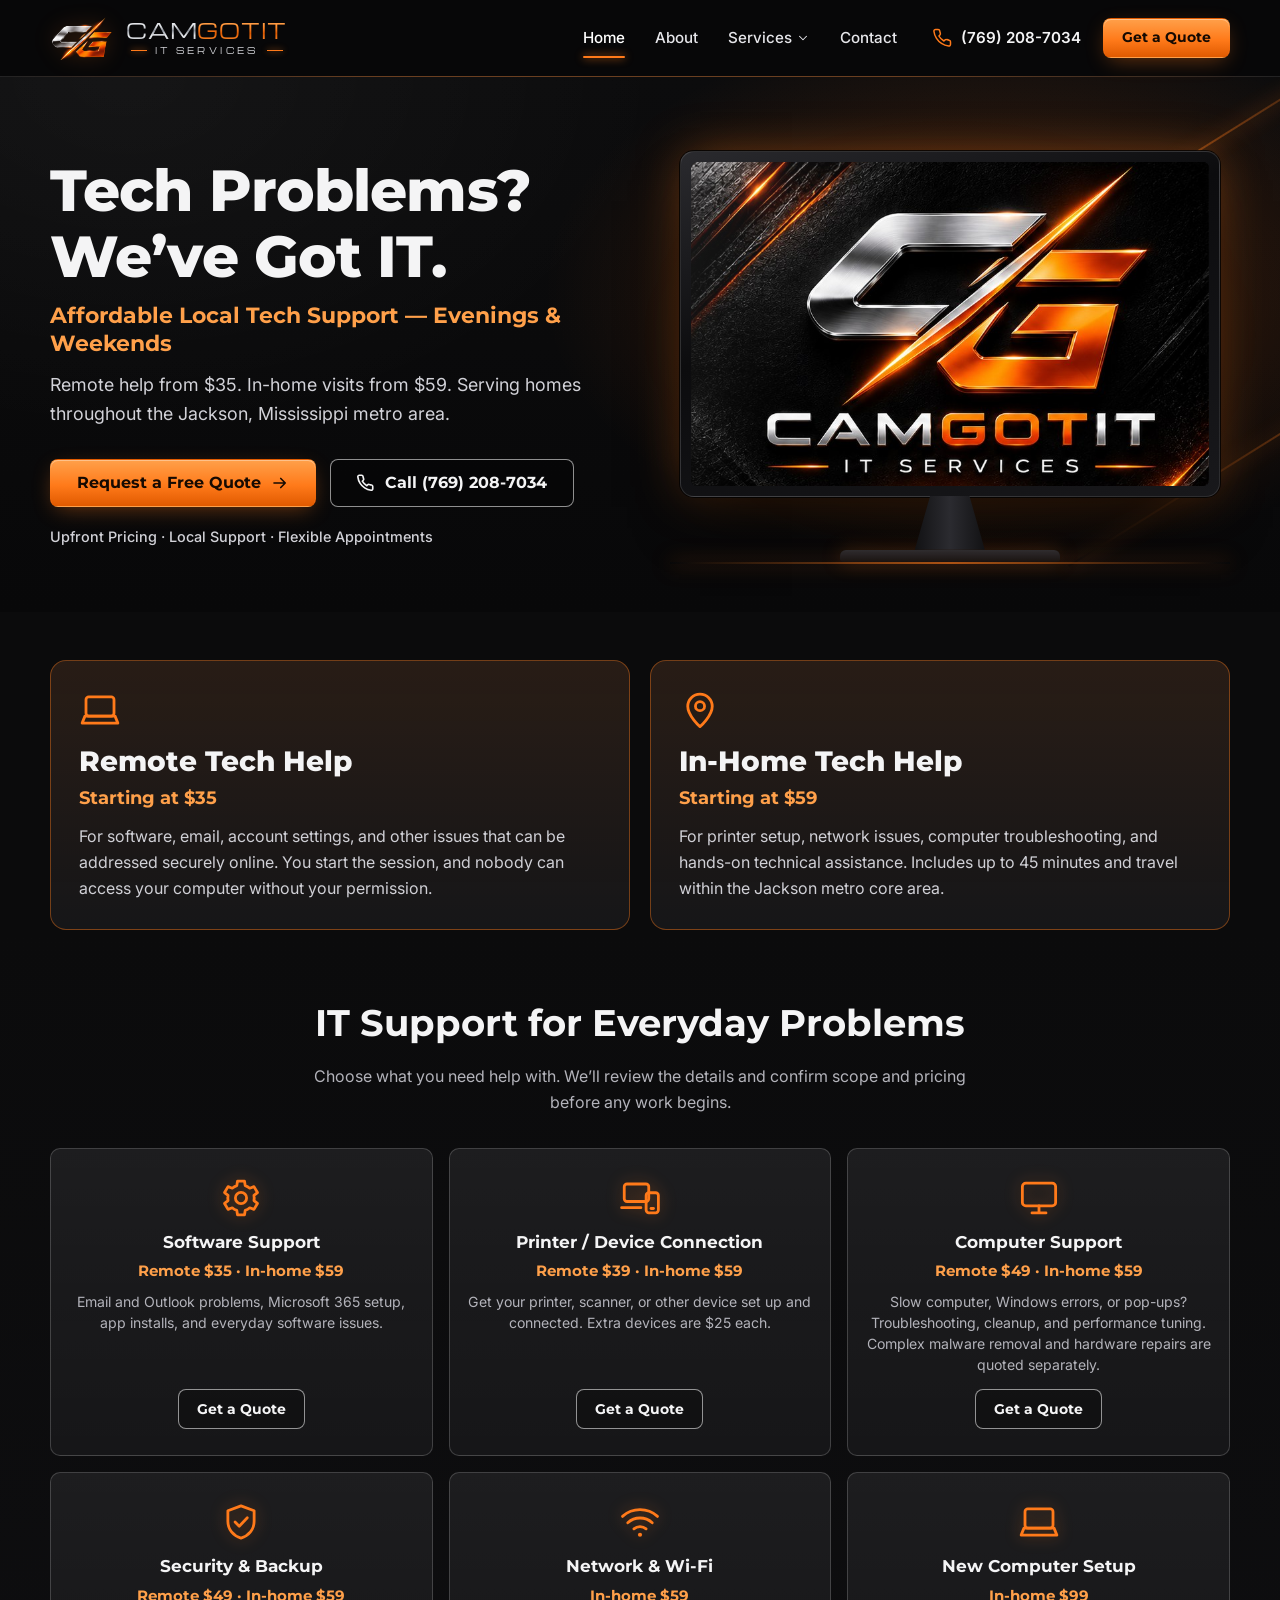
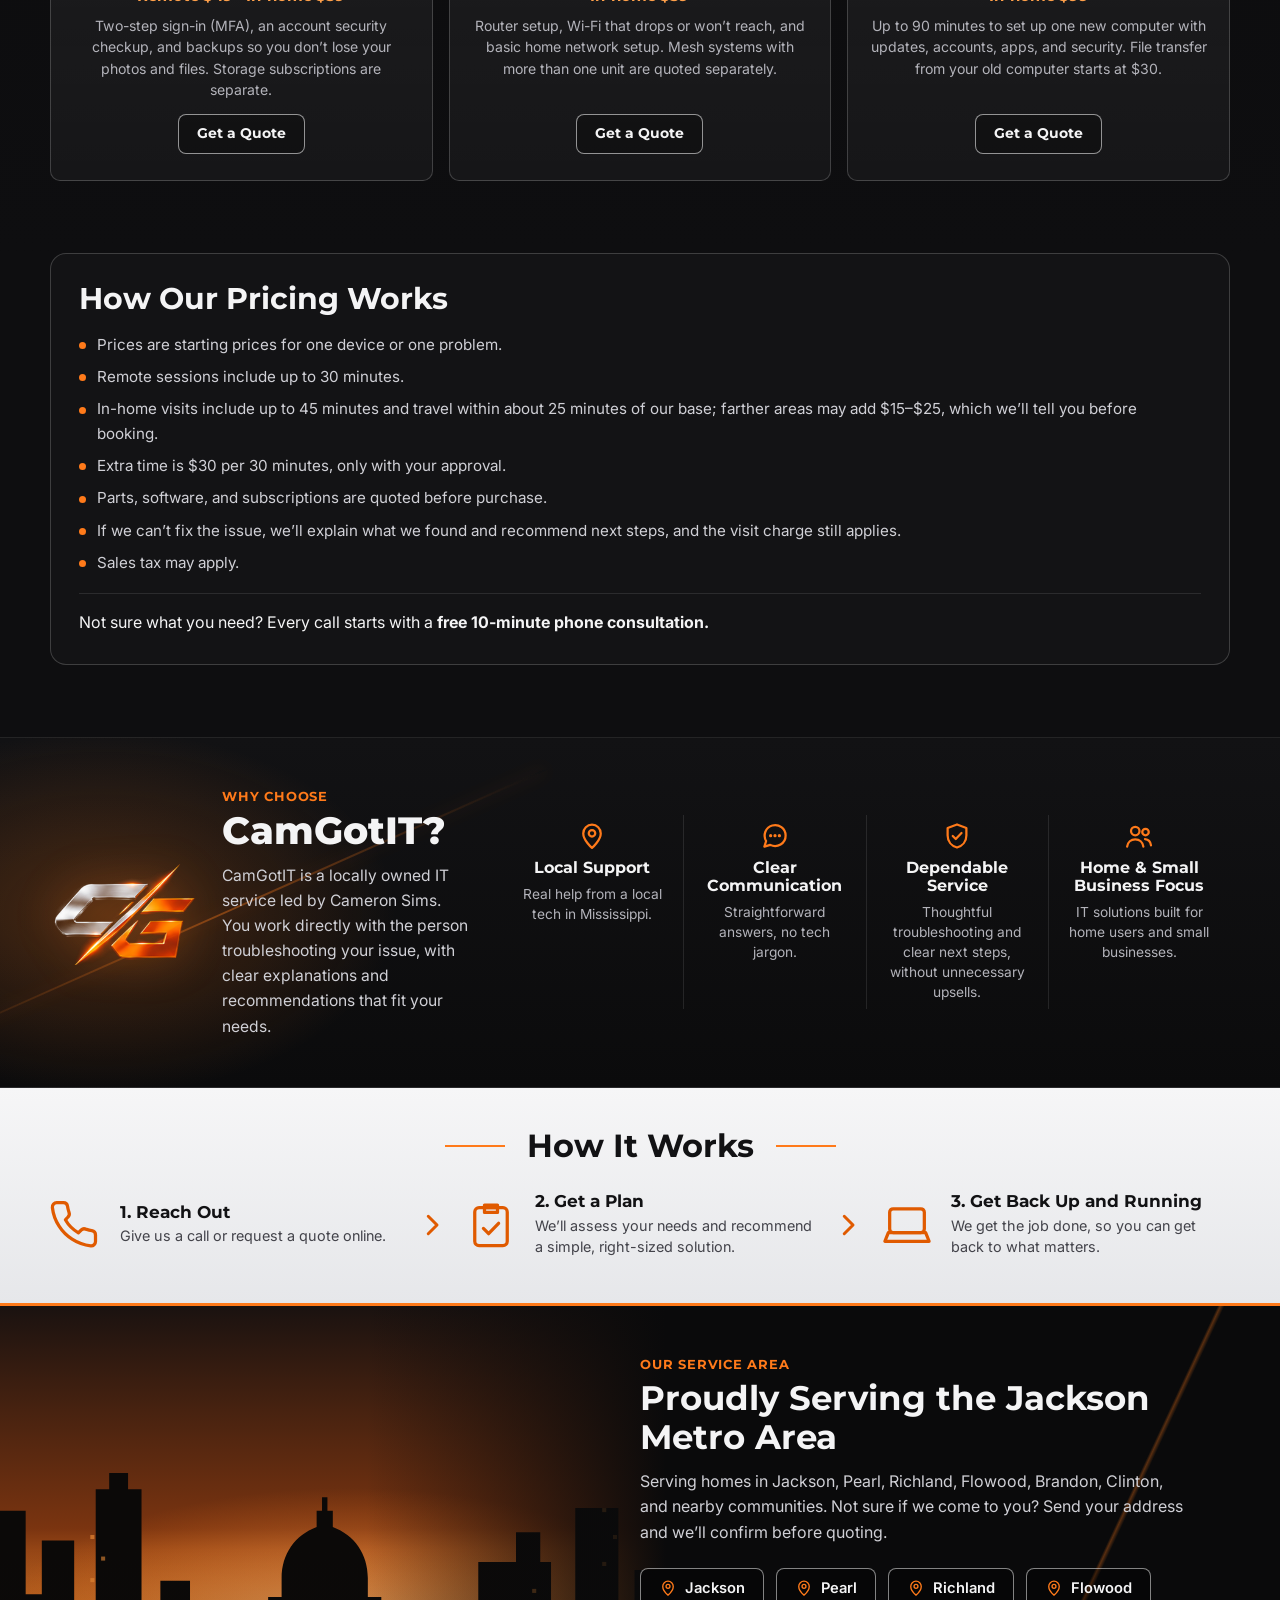
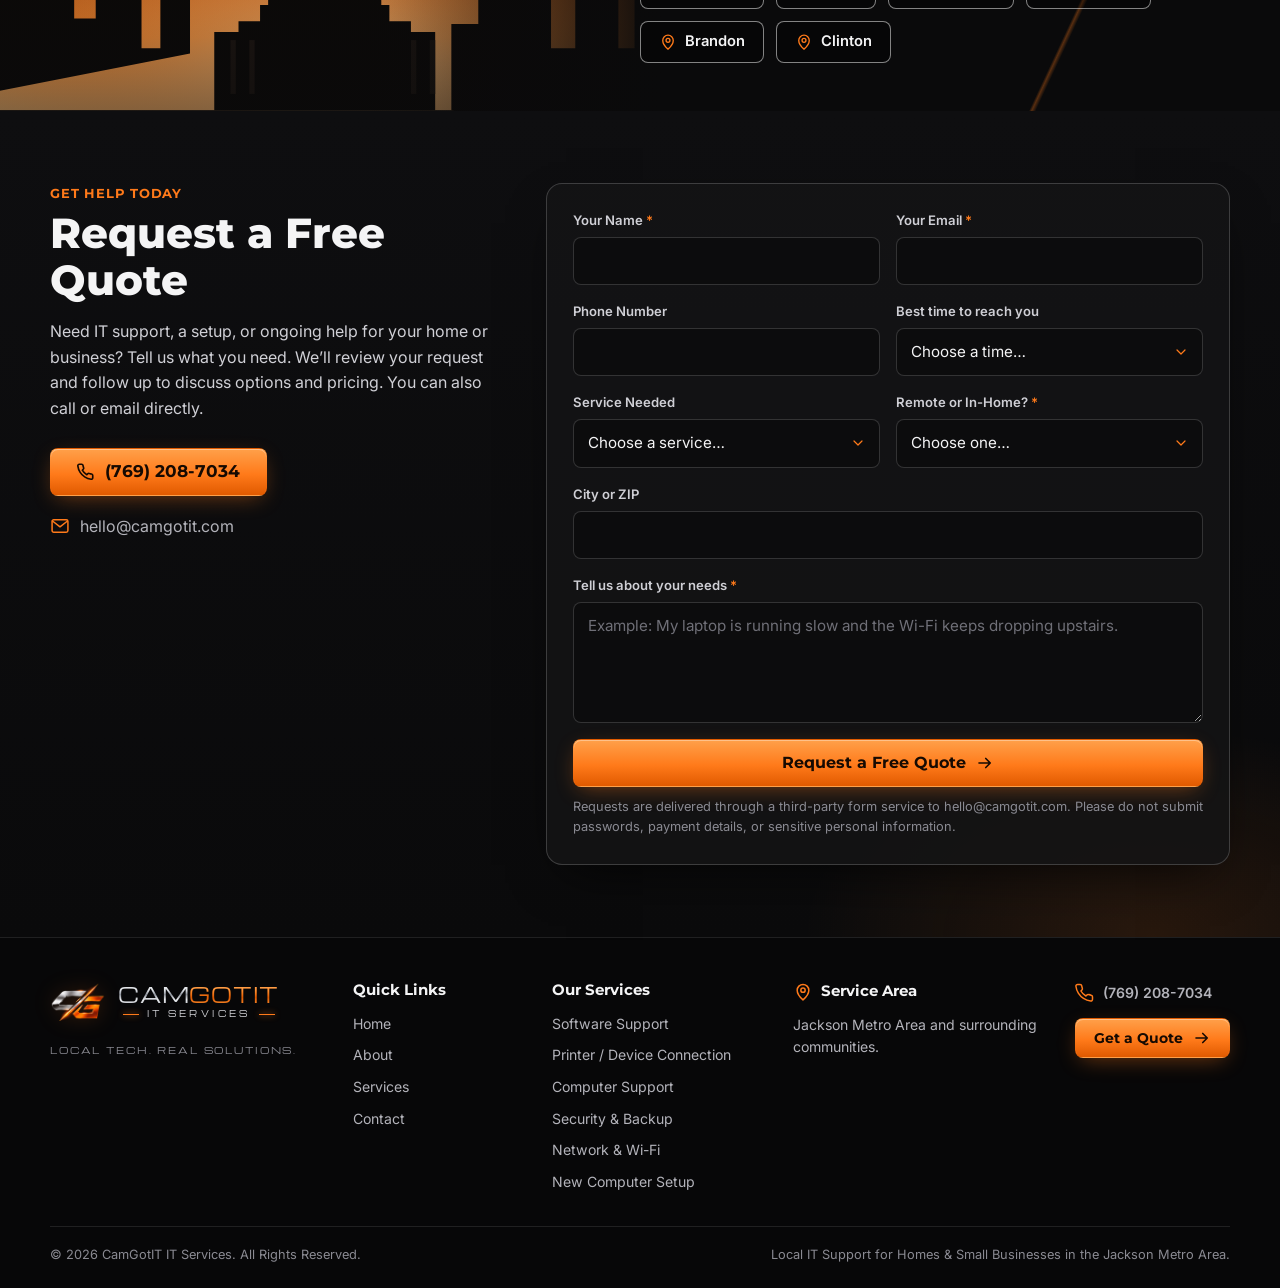
<file: index.html>
<!DOCTYPE html>
<html lang="en">
<head>
  <meta charset="UTF-8">
  <meta name="viewport" content="width=device-width, initial-scale=1">
  <title>CamGotIT IT Services | Local IT Support in the Jackson Metro Area, MS</title>
  <meta name="description" content="CamGotIT IT Services provides local computer support, Wi-Fi and network setup, device setup, security, backup, and software support for homes and small businesses in the Jackson Metro Area, Mississippi.">
  <meta name="theme-color" content="#0a0a0b">
  <meta name="color-scheme" content="dark">
  <link rel="canonical" href="https://camgotit.com/">

  <!-- Social sharing -->
  <meta property="og:type" content="website">
  <meta property="og:site_name" content="CamGotIT IT Services">
  <meta property="og:title" content="CamGotIT IT Services | Reliable IT Solutions for Your Home or Business">
  <meta property="og:description" content="Local IT support for homes and small businesses in the Jackson Metro Area, MS.">
  <meta property="og:url" content="https://camgotit.com/">
  <meta property="og:image" content="https://camgotit.com/assets/img/og-image.jpg">
  <meta name="twitter:card" content="summary_large_image">

  <!-- Icons -->
  <link rel="icon" type="image/png" sizes="32x32" href="assets/img/favicon-32.png?v=2">
  <link rel="icon" type="image/png" sizes="64x64" href="assets/img/favicon-64.png?v=2">
  <link rel="icon" type="image/png" sizes="192x192" href="assets/img/favicon-192.png?v=2">
  <link rel="apple-touch-icon" href="assets/img/apple-touch-icon.png">
  <link rel="manifest" href="site.webmanifest">

  <!-- Fonts -->
  <link rel="preconnect" href="https://fonts.googleapis.com">
  <link rel="preconnect" href="https://fonts.gstatic.com" crossorigin>
  <link href="https://fonts.googleapis.com/css2?family=Michroma&family=Montserrat:wght@500;600;700;800&family=Inter:wght@400;500;600&display=swap" rel="stylesheet">

  <link rel="stylesheet" href="assets/css/styles.css?v=7">
  <script>document.documentElement.classList.add('js');</script>

  <script type="application/ld+json">
  {
    "@context": "https://schema.org",
    "@type": "LocalBusiness",
    "name": "CamGotIT IT Services",
    "description": "Local IT support for homes and small businesses in the Jackson Metro Area.",
    "url": "https://camgotit.com/",
    "image": "https://camgotit.com/assets/img/og-image.jpg",
    "logo": "https://camgotit.com/assets/img/icon-512.png",
    "telephone": "+1-769-208-7034",
    "email": "hello@camgotit.com",
    "address": { "@type": "PostalAddress", "addressLocality": "Jackson", "addressRegion": "MS", "addressCountry": "US" },
    "areaServed": "Jackson Metro Area, MS",
    "slogan": "Local Tech. Real Solutions."
  }
  </script>
</head>
<body>
  <!-- Icon sprite -->
  <svg class="sprite" xmlns="http://www.w3.org/2000/svg" aria-hidden="true">
    <symbol id="i-monitor" viewBox="0 0 24 24"><rect x="2.5" y="3.5" width="19" height="13" rx="2"/><path d="M8 20.5h8M12 16.5v4"/></symbol>
    <symbol id="i-wifi" viewBox="0 0 24 24"><path d="M2 8.8a15 15 0 0 1 20 0M5 12.4a10.5 10.5 0 0 1 14 0M8.5 15.9a5.5 5.5 0 0 1 7 0"/><circle cx="12" cy="19.3" r="1.2" fill="currentColor" stroke="none"/></symbol>
    <symbol id="i-devices" viewBox="0 0 24 24"><rect x="3" y="4" width="14" height="10" rx="1.6"/><path d="M1.5 17.5h11"/><rect x="15.5" y="9" width="7" height="11.5" rx="1.6"/><path d="M18.3 18h1.4"/></symbol>
    <symbol id="i-shield" viewBox="0 0 24 24"><path d="M12 2.8 4.5 5.6v5.9c0 4.7 3.1 8.4 7.5 9.7 4.4-1.3 7.5-5 7.5-9.7V5.6L12 2.8Z"/><path d="m8.6 12 2.4 2.4 4.6-4.8"/></symbol>
    <symbol id="i-gear" viewBox="0 0 24 24"><circle cx="12" cy="12" r="3.2"/><path d="M19.4 13.5a7.7 7.7 0 0 0 0-3l2-1.6-2-3.4-2.4.9a7.6 7.6 0 0 0-2.6-1.5L14 2.4h-4l-.4 2.5A7.6 7.6 0 0 0 7 6.4l-2.4-.9-2 3.4 2 1.6a7.7 7.7 0 0 0 0 3l-2 1.6 2 3.4 2.4-.9a7.6 7.6 0 0 0 2.6 1.5l.4 2.5h4l.4-2.5a7.6 7.6 0 0 0 2.6-1.5l2.4.9 2-3.4-2-1.6Z"/></symbol>
    <symbol id="i-pin" viewBox="0 0 24 24"><path d="M12 21.5s-7-6.1-7-11.6a7 7 0 0 1 14 0c0 5.5-7 11.6-7 11.6Z"/><circle cx="12" cy="9.8" r="2.6"/></symbol>
    <symbol id="i-bolt" viewBox="0 0 24 24"><path d="M13.5 2 4 13.5h7L10 22l10-12h-7l.5-8Z" fill="currentColor" stroke="none"/></symbol>
    <symbol id="i-phone" viewBox="0 0 24 24"><path d="M21 16.6v3a2 2 0 0 1-2.2 2 19.7 19.7 0 0 1-8.6-3.1 19.4 19.4 0 0 1-6-6A19.7 19.7 0 0 1 1.1 3.9 2 2 0 0 1 3.1 1.7h3a2 2 0 0 1 2 1.7c.1 1 .4 1.9.7 2.8a2 2 0 0 1-.5 2.1L7.1 9.6a16 16 0 0 0 6 6l1.3-1.3a2 2 0 0 1 2.1-.4c.9.3 1.8.6 2.8.7a2 2 0 0 1 1.7 2Z"/></symbol>
    <symbol id="i-arrow" viewBox="0 0 24 24"><path d="M4 12h15M13 6l6 6-6 6"/></symbol>
    <symbol id="i-chevron" viewBox="0 0 24 24"><path d="m9 5 7 7-7 7"/></symbol>
    <symbol id="i-down" viewBox="0 0 24 24"><path d="m6 9 6 6 6-6"/></symbol>
    <symbol id="i-chat" viewBox="0 0 24 24"><path d="M20.5 11.6a8.4 8.4 0 0 1-12.3 7.5L3.5 20.5l1.4-4.5A8.4 8.4 0 1 1 20.5 11.6Z"/><path d="M8.5 11.7h.01M12 11.7h.01M15.5 11.7h.01" stroke-width="2.6"/></symbol>
    <symbol id="i-users" viewBox="0 0 24 24"><circle cx="9" cy="8" r="3.4"/><path d="M2.5 20.5c.5-3.6 3.1-5.8 6.5-5.8s6 2.2 6.5 5.8"/><circle cx="17.2" cy="8.8" r="2.6"/><path d="M16.8 14.5c2.6.2 4.4 2.1 4.8 5"/></symbol>
    <symbol id="i-clipboard" viewBox="0 0 24 24"><rect x="4.5" y="4" width="15" height="17.5" rx="2"/><path d="M9 4V2.8h6V4M9 4h6v2.2H9z"/><path d="m8.5 13.6 2.4 2.4 4.6-4.8"/></symbol>
    <symbol id="i-laptop" viewBox="0 0 24 24"><rect x="4" y="4.5" width="16" height="11" rx="1.6"/><path d="M1.8 19.5h20.4l-1.6-4H3.4l-1.6 4Z"/></symbol>
    <symbol id="i-mail" viewBox="0 0 24 24"><rect x="2.5" y="4.5" width="19" height="15" rx="2"/><path d="m3 6 9 7 9-7"/></symbol>
    <symbol id="i-menu" viewBox="0 0 24 24"><path d="M3.5 6.5h17M3.5 12h17M3.5 17.5h17"/></symbol>
    <symbol id="i-close" viewBox="0 0 24 24"><path d="m5.5 5.5 13 13M18.5 5.5l-13 13"/></symbol>
  </svg>

  <a class="skip-link" href="#main">Skip to content</a>

  <!-- Launch banner: main.js removes it once data-promo-ends has passed -->
  <div class="launch-banner" data-promo-ends="2026-12-01T06:00:00Z">
    <p>Grand Opening: second device just $15 on any in-home visit through Nov 30. Call <a href="tel:+17692087034">(769) 208-7034</a></p>
  </div>

  <!-- ============ HEADER ============ -->
  <header class="site-header" id="top">
    <div class="container header-inner">
      <a class="brand" href="#top" aria-label="CamGotIT IT Services home">
        <img class="brand-mark" src="assets/img/cg-mark.png" alt="" width="492" height="344">
        <span class="brand-text">
          <span class="wordmark"><span class="chrome">CAM</span><span class="orange">GOTIT</span></span>
          <span class="tagline">IT SERVICES</span>
        </span>
      </a>

      <nav class="primary-nav" id="primary-nav" aria-label="Main">
        <ul class="nav-list">
          <li><a class="nav-link is-active" href="#top">Home</a></li>
          <li><a class="nav-link" href="#about">About</a></li>
          <li class="has-menu">
            <button class="nav-link menu-toggle" type="button" aria-expanded="false" aria-controls="services-menu">
              Services <svg class="ico ico-sm" aria-hidden="true"><use href="#i-down"/></svg>
            </button>
            <ul class="submenu" id="services-menu">
              <li><a href="#svc-software">Software Support</a></li>
              <li><a href="#svc-printer">Printer / Device Connection</a></li>
              <li><a href="#svc-computer">Computer Support</a></li>
              <li><a href="#svc-security">Security &amp; Backup</a></li>
              <li><a href="#svc-network">Network &amp; Wi-Fi</a></li>
              <li><a href="#svc-setup">New Computer Setup</a></li>
            </ul>
          </li>
          <li><a class="nav-link" href="#contact">Contact</a></li>
        </ul>
        <div class="nav-actions">
          <a class="nav-phone" href="tel:+17692087034">
            <svg class="ico" aria-hidden="true"><use href="#i-phone"/></svg>(769) 208-7034
          </a>
          <a class="btn btn-primary btn-sm" href="#contact">Get a Quote</a>
        </div>
      </nav>

      <button class="nav-burger" type="button" aria-expanded="false" aria-controls="primary-nav" aria-label="Open menu">
        <svg class="ico ico-open" aria-hidden="true"><use href="#i-menu"/></svg>
        <svg class="ico ico-close" aria-hidden="true"><use href="#i-close"/></svg>
      </button>
    </div>
  </header>

  <main id="main">
    <!-- ============ HERO ============ -->
    <section class="hero">
      <div class="hero-streaks" aria-hidden="true"></div>
      <div class="container hero-grid">
        <div class="hero-copy reveal">
          <h1>Tech Problems? We’ve Got IT.</h1>
          <p class="hero-sub">Affordable Local Tech Support — Evenings &amp; Weekends</p>
          <p class="lead">Remote help from $35. In-home visits from $59. Serving homes throughout the Jackson, Mississippi metro area.</p>
          <div class="cta-row">
            <a class="btn btn-primary" href="#contact">Request a Free Quote <svg class="ico" aria-hidden="true"><use href="#i-arrow"/></svg></a>
            <a class="btn btn-ghost" href="tel:+17692087034"><svg class="ico" aria-hidden="true"><use href="#i-phone"/></svg>Call (769) 208-7034</a>
          </div>
          <p class="trust-line">Upfront Pricing · Local Support · Flexible Appointments</p>
        </div>

        <div class="hero-visual reveal" aria-hidden="true">
          <div class="glow"></div>
          <div class="monitor">
            <div class="screen">
              <img src="assets/img/camgotit-hero-logo.jpg" alt="" width="780" height="555">
            </div>
          </div>
          <div class="monitor-neck"></div>
          <div class="monitor-base"></div>
          <div class="desk-line"></div>
        </div>
      </div>
    </section>

    <!-- ============ TWO OPTIONS ============ -->
    <section class="options" id="options">
      <div class="container options-grid">
        <article class="option-card reveal">
          <svg class="ico ico-lg" aria-hidden="true"><use href="#i-laptop"/></svg>
          <h2>Remote Tech Help</h2>
          <p class="option-price">Starting at $35</p>
          <p>For software, email, account settings, and other issues that can be addressed securely online. You start the session, and nobody can access your computer without your permission.</p>
        </article>
        <article class="option-card reveal">
          <svg class="ico ico-lg" aria-hidden="true"><use href="#i-pin"/></svg>
          <h2>In-Home Tech Help</h2>
          <p class="option-price">Starting at $59</p>
          <p>For printer setup, network issues, computer troubleshooting, and hands-on technical assistance. Includes up to 45 minutes and travel within the Jackson metro core area.</p>
        </article>
      </div>
    </section>

    <!-- ============ SERVICES ============ -->
    <section class="section services" id="services">
      <div class="container">
        <h2 class="section-title reveal">IT Support for Everyday Problems</h2>
        <p class="section-lead reveal">Choose what you need help with. We’ll review the details and confirm scope and pricing before any work begins.</p>
        <div class="service-grid">
          <a class="service-card reveal" id="svc-software" href="#contact" data-service="Software Support">
            <svg class="ico ico-lg" aria-hidden="true"><use href="#i-gear"/></svg>
            <span class="service-body">
              <h3>Software Support</h3>
              <p class="service-price">Remote $35 · In-home $59</p>
              <p>Email and Outlook problems, Microsoft 365 setup, app installs, and everyday software issues.</p>
            </span>
            <span class="btn btn-ghost btn-sm card-cta">Get a Quote</span>
          </a>
          <a class="service-card reveal" id="svc-printer" href="#contact" data-service="Printer / Device Connection">
            <svg class="ico ico-lg" aria-hidden="true"><use href="#i-devices"/></svg>
            <span class="service-body">
              <h3>Printer / Device Connection</h3>
              <p class="service-price">Remote $39 · In-home $59</p>
              <p>Get your printer, scanner, or other device set up and connected. Extra devices are $25 each.</p>
            </span>
            <span class="btn btn-ghost btn-sm card-cta">Get a Quote</span>
          </a>
          <a class="service-card reveal" id="svc-computer" href="#contact" data-service="Computer Support">
            <svg class="ico ico-lg" aria-hidden="true"><use href="#i-monitor"/></svg>
            <span class="service-body">
              <h3>Computer Support</h3>
              <p class="service-price">Remote $49 · In-home $59</p>
              <p>Slow computer, Windows errors, or pop-ups? Troubleshooting, cleanup, and performance tuning. Complex malware removal and hardware repairs are quoted separately.</p>
            </span>
            <span class="btn btn-ghost btn-sm card-cta">Get a Quote</span>
          </a>
          <a class="service-card reveal" id="svc-security" href="#contact" data-service="Security &amp; Backup">
            <svg class="ico ico-lg" aria-hidden="true"><use href="#i-shield"/></svg>
            <span class="service-body">
              <h3>Security &amp; Backup</h3>
              <p class="service-price">Remote $49 · In-home $59</p>
              <p>Two-step sign-in (MFA), an account security checkup, and backups so you don’t lose your photos and files. Storage subscriptions are separate.</p>
            </span>
            <span class="btn btn-ghost btn-sm card-cta">Get a Quote</span>
          </a>
          <a class="service-card reveal" id="svc-network" href="#contact" data-service="Network &amp; Wi-Fi">
            <svg class="ico ico-lg" aria-hidden="true"><use href="#i-wifi"/></svg>
            <span class="service-body">
              <h3>Network &amp; Wi-Fi</h3>
              <p class="service-price">In-home $59</p>
              <p>Router setup, Wi-Fi that drops or won’t reach, and basic home network setup. Mesh systems with more than one unit are quoted separately.</p>
            </span>
            <span class="btn btn-ghost btn-sm card-cta">Get a Quote</span>
          </a>
          <a class="service-card reveal" id="svc-setup" href="#contact" data-service="New Computer Setup">
            <svg class="ico ico-lg" aria-hidden="true"><use href="#i-laptop"/></svg>
            <span class="service-body">
              <h3>New Computer Setup</h3>
              <p class="service-price">In-home $99</p>
              <p>Up to 90 minutes to set up one new computer with updates, accounts, apps, and security. File transfer from your old computer starts at $30.</p>
            </span>
            <span class="btn btn-ghost btn-sm card-cta">Get a Quote</span>
          </a>
        </div>
      </div>
    </section>

    <!-- ============ PRICING ============ -->
    <section class="section pricing" id="pricing">
      <div class="container pricing-grid">
        <div class="pricing-panel reveal">
          <h2>How Our Pricing Works</h2>
          <ul class="pricing-rules">
            <li>Prices are starting prices for one device or one problem.</li>
            <li>Remote sessions include up to 30 minutes.</li>
            <li>In-home visits include up to 45 minutes and travel within about 25 minutes of our base; farther areas may add $15–$25, which we’ll tell you before booking.</li>
            <li>Extra time is $30 per 30 minutes, only with your approval.</li>
            <li>Parts, software, and subscriptions are quoted before purchase.</li>
            <li>If we can’t fix the issue, we’ll explain what we found and recommend next steps, and the visit charge still applies.</li>
            <li>Sales tax may apply.</li>
          </ul>
          <p class="pricing-consult">Not sure what you need? Every call starts with a <strong>free 10-minute phone consultation.</strong></p>
        </div>
        <aside class="promo-panel reveal" data-promo-ends="2026-12-01T06:00:00Z">
          <p class="eyebrow">Grand Opening Special — through November 30</p>
          <h3>Add a second device to any in-home visit for just <span class="promo-price">$15</span> (normally $25).</h3>
          <p class="fine-print">One additional basic device connection or setup, completed during the same in-home appointment and taking about 15 minutes or less. Excludes complex troubleshooting, computer migrations, hardware repairs, parts, and licenses. Does not reduce the $59 in-home visit price. Offer ends November 30, 2026.</p>
        </aside>
      </div>
    </section>

    <!-- ============ WHY / ABOUT ============ -->
    <section class="why" id="about">
      <div class="why-streak" aria-hidden="true"></div>
      <div class="container why-grid">
        <div class="why-intro reveal">
          <img class="why-mark" src="assets/img/cg-mark.png" alt="" width="492" height="344" loading="lazy">
          <div>
            <p class="eyebrow">Why choose</p>
            <h2>CamGotIT?</h2>
            <p>CamGotIT is a locally owned IT service led by Cameron Sims. You work directly with the person troubleshooting your issue, with clear explanations and recommendations that fit your needs.</p>
          </div>
        </div>
        <ul class="why-list">
          <li class="reveal">
            <svg class="ico ico-md" aria-hidden="true"><use href="#i-pin"/></svg>
            <h3>Local Support</h3>
            <p>Real help from a local tech in Mississippi.</p>
          </li>
          <li class="reveal">
            <svg class="ico ico-md" aria-hidden="true"><use href="#i-chat"/></svg>
            <h3>Clear Communication</h3>
            <p>Straightforward answers, no tech jargon.</p>
          </li>
          <li class="reveal">
            <svg class="ico ico-md" aria-hidden="true"><use href="#i-shield"/></svg>
            <h3>Dependable Service</h3>
            <p>Thoughtful troubleshooting and clear next steps, without unnecessary upsells.</p>
          </li>
          <li class="reveal">
            <svg class="ico ico-md" aria-hidden="true"><use href="#i-users"/></svg>
            <h3>Home &amp; Small Business Focus</h3>
            <p>IT solutions built for home users and small businesses.</p>
          </li>
        </ul>
      </div>
    </section>

    <!-- ============ HOW IT WORKS ============ -->
    <section class="how" id="how-it-works">
      <div class="container">
        <h2 class="how-title reveal"><span>How It Works</span></h2>
        <ol class="steps">
          <li class="step reveal">
            <svg class="ico ico-xl" aria-hidden="true"><use href="#i-phone"/></svg>
            <div>
              <h3>1. Reach Out</h3>
              <p>Give us a call or request a quote online.</p>
            </div>
          </li>
          <li class="step-arrow" aria-hidden="true"><svg class="ico"><use href="#i-chevron"/></svg></li>
          <li class="step reveal">
            <svg class="ico ico-xl" aria-hidden="true"><use href="#i-clipboard"/></svg>
            <div>
              <h3>2. Get a Plan</h3>
              <p>We’ll assess your needs and recommend a simple, right-sized solution.</p>
            </div>
          </li>
          <li class="step-arrow" aria-hidden="true"><svg class="ico"><use href="#i-chevron"/></svg></li>
          <li class="step reveal">
            <svg class="ico ico-xl" aria-hidden="true"><use href="#i-laptop"/></svg>
            <div>
              <h3>3. Get Back Up and Running</h3>
              <p>We get the job done, so you can get back to what matters.</p>
            </div>
          </li>
        </ol>
      </div>
    </section>

    <!-- ============ SERVICE AREA ============ -->
    <section class="area" id="service-area">
      <div class="area-art" aria-hidden="true">
        <svg viewBox="0 0 640 300" preserveAspectRatio="xMidYMax slice">
          <defs>
            <linearGradient id="sky" x1="0" y1="0" x2="0" y2="1">
              <stop offset="0" stop-color="#1a1210"/>
              <stop offset=".55" stop-color="#7a3410"/>
              <stop offset=".82" stop-color="#ff8a2a"/>
              <stop offset="1" stop-color="#ffc27a"/>
            </linearGradient>
            <radialGradient id="sun" cx=".52" cy=".9" r=".45">
              <stop offset="0" stop-color="#ffd9a0" stop-opacity=".9"/>
              <stop offset="1" stop-color="#ff7a1a" stop-opacity="0"/>
            </radialGradient>
          </defs>
          <rect width="640" height="300" fill="url(#sky)"/>
          <rect width="640" height="300" fill="url(#sun)"/>
          <g fill="#0b0908">
            <!-- skyline left -->
            <path d="M0 300V214h26v-30h22v30h14v-62h30v62h12v-40h24v58h16v-96h10v-12h14v12h10v118h14v-50h22v54z"/>
            <!-- capitol -->
            <path d="M232 300v-58h18v-8h16v-12h6v-6h10v-14c0-18 10-32 26-38v-12h4v-10h4v10h4v12c16 6 26 20 26 38v14h10v6h6v12h16v8h18v58z"/>
            <rect x="244" y="248" width="4" height="40" fill="#1d1612"/><rect x="258" y="248" width="4" height="40" fill="#1d1612"/>
            <rect x="378" y="248" width="4" height="40" fill="#1d1612"/><rect x="392" y="248" width="4" height="40" fill="#1d1612"/>
            <!-- skyline right -->
            <path d="M408 300v-64h20v-46h28v-22h18v22h8v64h18v-104h32v104h12v-58h26v34h20v-70h18v18h12v52h20v130z"/>
          </g>
          <g fill="#ff9a3c" opacity=".55">
            <rect x="140" y="170" width="3" height="3"/><rect x="148" y="186" width="3" height="3"/><rect x="140" y="202" width="3" height="3"/>
            <rect x="468" y="210" width="3" height="3"/><rect x="520" y="150" width="3" height="3"/><rect x="528" y="170" width="3" height="3"/><rect x="520" y="190" width="3" height="3"/>
            <rect x="604" y="190" width="3" height="3"/><rect x="612" y="210" width="3" height="3"/>
          </g>
        </svg>
      </div>
      <div class="container area-grid">
        <div class="area-copy reveal">
          <p class="eyebrow">Our service area</p>
          <h2>Proudly Serving the Jackson Metro Area</h2>
          <p>Serving homes in Jackson, Pearl, Richland, Flowood, Brandon, Clinton, and nearby communities. Not sure if we come to you? Send your address and we’ll confirm before quoting.</p>
          <ul class="city-pills">
            <li><svg class="ico" aria-hidden="true"><use href="#i-pin"/></svg>Jackson</li>
            <li><svg class="ico" aria-hidden="true"><use href="#i-pin"/></svg>Pearl</li>
            <li><svg class="ico" aria-hidden="true"><use href="#i-pin"/></svg>Richland</li>
            <li><svg class="ico" aria-hidden="true"><use href="#i-pin"/></svg>Flowood</li>
            <li><svg class="ico" aria-hidden="true"><use href="#i-pin"/></svg>Brandon</li>
            <li><svg class="ico" aria-hidden="true"><use href="#i-pin"/></svg>Clinton</li>
          </ul>
        </div>
      </div>
    </section>

    <!-- ============ QUOTE / CONTACT ============ -->
    <section class="section quote" id="contact">
      <div class="container quote-grid">
        <div class="quote-copy reveal">
          <p class="eyebrow">Get help today</p>
          <h2>Request a Free Quote</h2>
          <p>Need IT support, a setup, or ongoing help for your home or business? Tell us what you need. We’ll review your request and follow up to discuss options and pricing. You can also call or email directly.</p>
          <a class="btn btn-primary btn-phone" href="tel:+17692087034">
            <svg class="ico" aria-hidden="true"><use href="#i-phone"/></svg>(769) 208-7034
          </a>
          <a class="contact-line" href="mailto:hello@camgotit.com">
            <svg class="ico" aria-hidden="true"><use href="#i-mail"/></svg>hello@camgotit.com
          </a>
        </div>

        <form class="quote-form reveal" id="quote-form" action="https://api.web3forms.com/submit" method="POST">
          <input type="hidden" name="access_key" value="65d38113-ca8e-4bca-9c0e-20d5cc3699e4">
          <input type="hidden" name="subject" value="New CamGotIT website inquiry">
          <input type="hidden" name="from_name" value="CamGotIT Website">
          <input type="hidden" name="redirect" value="https://camgotit.com/thanks.html">
          <input type="checkbox" name="botcheck" class="hidden" style="display: none;" tabindex="-1" autocomplete="off" aria-hidden="true">
          <div class="field">
            <label for="f-name">Your Name <span aria-hidden="true">*</span></label>
            <input id="f-name" name="name" type="text" autocomplete="name" maxlength="100" required>
          </div>
          <div class="field">
            <label for="f-email">Your Email <span aria-hidden="true">*</span></label>
            <input id="f-email" name="email" type="email" autocomplete="email" maxlength="120" required>
          </div>
          <div class="field">
            <label for="f-phone">Phone Number</label>
            <input id="f-phone" name="phone" type="tel" autocomplete="tel" maxlength="30">
          </div>
          <div class="field">
            <label for="f-time">Best time to reach you</label>
            <div class="select-wrap">
              <select id="f-time" name="Best time to reach you">
                <option value="">Choose a time…</option>
                <option>Weekday evening</option>
                <option>Weekend</option>
                <option>Anytime</option>
              </select>
              <svg class="ico" aria-hidden="true"><use href="#i-down"/></svg>
            </div>
          </div>
          <div class="field">
            <label for="f-service">Service Needed</label>
            <div class="select-wrap">
              <select id="f-service" name="service">
                <option value="">Choose a service…</option>
                <option>Software Support</option>
                <option>Printer / Device Connection</option>
                <option>Computer Support</option>
                <option>Security &amp; Backup</option>
                <option>Network &amp; Wi-Fi</option>
                <option>New Computer Setup</option>
                <option>Not sure yet</option>
              </select>
              <svg class="ico" aria-hidden="true"><use href="#i-down"/></svg>
            </div>
          </div>
          <div class="field">
            <label for="f-type">Remote or In-Home? <span aria-hidden="true">*</span></label>
            <div class="select-wrap">
              <select id="f-type" name="Remote or In-Home" required>
                <option value="">Choose one…</option>
                <option>Remote</option>
                <option>In-Home</option>
                <option>Not sure</option>
              </select>
              <svg class="ico" aria-hidden="true"><use href="#i-down"/></svg>
            </div>
          </div>
          <div class="field field-full">
            <label for="f-city">City or ZIP <span id="f-city-mark" aria-hidden="true" hidden>*</span></label>
            <input id="f-city" name="City or ZIP" type="text" autocomplete="address-level2" maxlength="60">
          </div>
          <div class="field field-full">
            <label for="f-message">Tell us about your needs <span aria-hidden="true">*</span></label>
            <textarea id="f-message" name="message" rows="4" maxlength="1200" required placeholder="Example: My laptop is running slow and the Wi-Fi keeps dropping upstairs."></textarea>
          </div>
          <div class="field-full form-actions">
            <button class="btn btn-primary btn-block" type="submit">Request a Free Quote <svg class="ico" aria-hidden="true"><use href="#i-arrow"/></svg></button>
            <p class="form-note">Requests are delivered through a third-party form service to hello@camgotit.com. Please do not submit passwords, payment details, or sensitive personal information.</p>
          </div>
        </form>
      </div>
    </section>
  </main>

  <!-- ============ FOOTER ============ -->
  <footer class="site-footer">
    <div class="container footer-grid">
      <div class="footer-brand">
        <a class="brand" href="#top" aria-label="CamGotIT IT Services — back to top">
          <img class="brand-mark" src="assets/img/cg-mark.png" alt="" width="492" height="344" loading="lazy">
          <span class="brand-text">
            <span class="wordmark"><span class="chrome">CAM</span><span class="orange">GOTIT</span></span>
            <span class="tagline">IT SERVICES</span>
          </span>
        </a>
        <p class="slogan">Local Tech. Real Solutions.</p>
      </div>
      <nav class="footer-col" aria-label="Quick links">
        <h3>Quick Links</h3>
        <ul>
          <li><a href="#top">Home</a></li>
          <li><a href="#about">About</a></li>
          <li><a href="#services">Services</a></li>
          <li><a href="#contact">Contact</a></li>
        </ul>
      </nav>
      <nav class="footer-col" aria-label="Services">
        <h3>Our Services</h3>
        <ul>
          <li><a href="#svc-software">Software Support</a></li>
          <li><a href="#svc-printer">Printer / Device Connection</a></li>
          <li><a href="#svc-computer">Computer Support</a></li>
          <li><a href="#svc-security">Security &amp; Backup</a></li>
          <li><a href="#svc-network">Network &amp; Wi-Fi</a></li>
          <li><a href="#svc-setup">New Computer Setup</a></li>
        </ul>
      </nav>
      <div class="footer-col footer-area">
        <h3><svg class="ico" aria-hidden="true"><use href="#i-pin"/></svg>Service Area</h3>
        <p>Jackson Metro Area and surrounding communities.</p>
      </div>
      <div class="footer-col footer-cta">
        <a class="footer-phone" href="tel:+17692087034"><svg class="ico" aria-hidden="true"><use href="#i-phone"/></svg>(769) 208-7034</a>
        <a class="btn btn-primary btn-sm" href="#contact">Get a Quote <svg class="ico" aria-hidden="true"><use href="#i-arrow"/></svg></a>
      </div>
    </div>
    <div class="container footer-bottom">
      <p>© <span id="year">2026</span> CamGotIT IT Services. All Rights Reserved.</p>
      <p>Local IT Support for Homes &amp; Small Businesses in the Jackson Metro Area.</p>
    </div>
  </footer>

  <!-- Mobile quick-action bar -->
  <div class="mobile-bar" aria-label="Quick actions">
    <a class="btn btn-primary" href="#contact">Get a Quote <svg class="ico" aria-hidden="true"><use href="#i-arrow"/></svg></a>
    <a class="btn btn-ghost" href="tel:+17692087034"><svg class="ico" aria-hidden="true"><use href="#i-phone"/></svg>Call</a>
  </div>

  <script src="assets/js/main.js?v=7" defer></script>
</body>
</html>
</file>
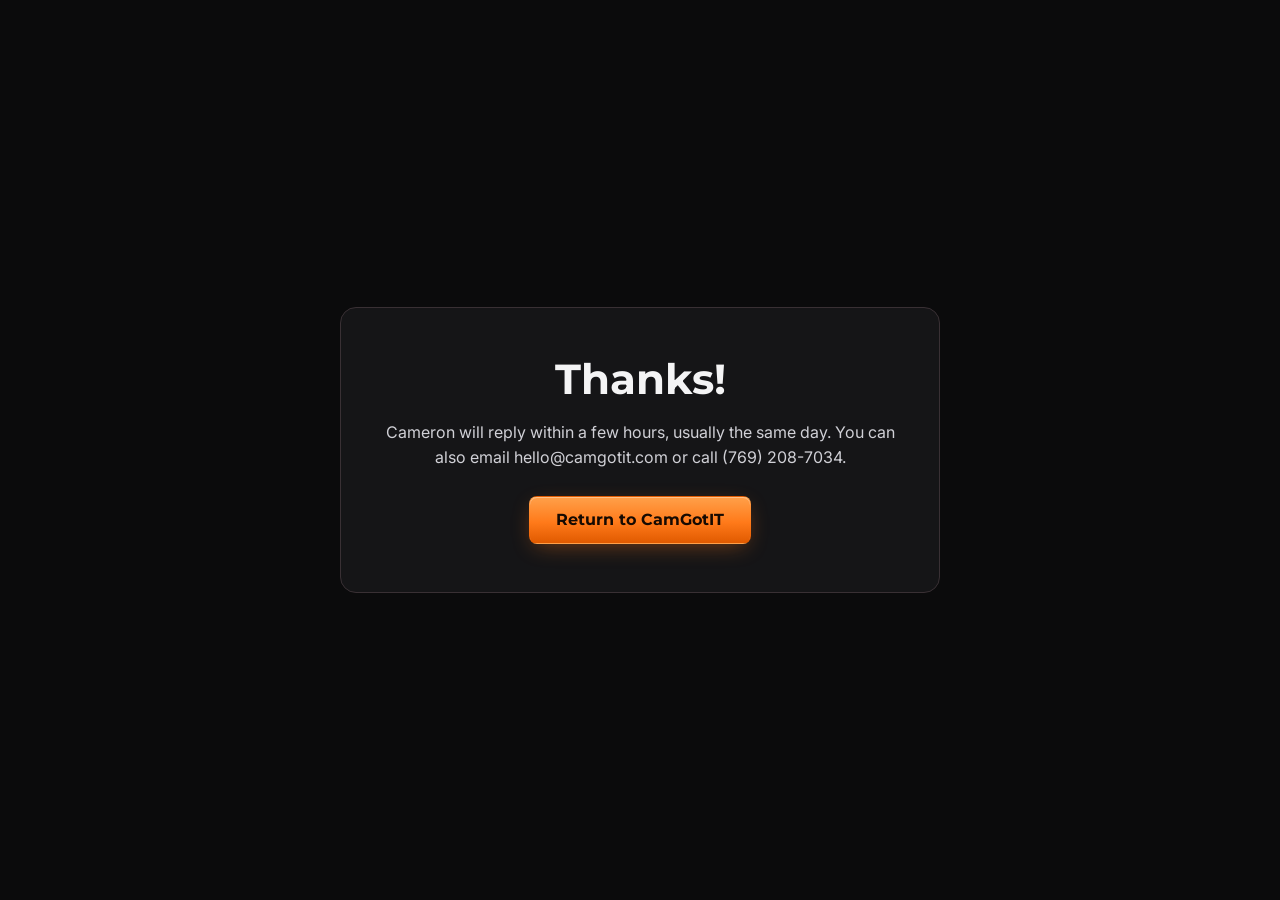
<file: thanks.html>
<!doctype html><html lang="en"><head><meta charset="utf-8"><meta name="viewport" content="width=device-width,initial-scale=1"><meta name="robots" content="noindex"><title>Thanks | CamGotIT IT Services</title><link rel="icon" type="image/png" sizes="32x32" href="/assets/img/favicon-32.png?v=2"><link rel="apple-touch-icon" href="/assets/img/apple-touch-icon.png"><meta name="theme-color" content="#0a0a0b"><link rel="preconnect" href="https://fonts.googleapis.com"><link rel="preconnect" href="https://fonts.gstatic.com" crossorigin><link href="https://fonts.googleapis.com/css2?family=Michroma&family=Montserrat:wght@500;600;700;800&family=Inter:wght@400;500;600&display=swap" rel="stylesheet"><link rel="stylesheet" href="/assets/css/styles.css?v=7"><style>.thanks-page{min-height:100vh;display:grid;place-items:center;padding:28px;text-align:center}.thanks-card{max-width:600px;padding:48px 32px;background:#151517;border:1px solid #393034;border-radius:16px}.thanks-card h1{font-size:clamp(1.8rem,5vw,2.6rem);margin-bottom:16px}.thanks-card p{color:#d0d0d6;margin-bottom:25px}</style></head><body><main class="thanks-page"><div class="thanks-card"><h1>Thanks!</h1><p>Cameron will reply within a few hours, usually the same day. You can also email <a href="mailto:hello@camgotit.com">hello@camgotit.com</a> or call <a href="tel:+17692087034">(769) 208-7034</a>.</p><a class="btn btn-primary" href="/">Return to CamGotIT</a></div></main></body></html>
</file>
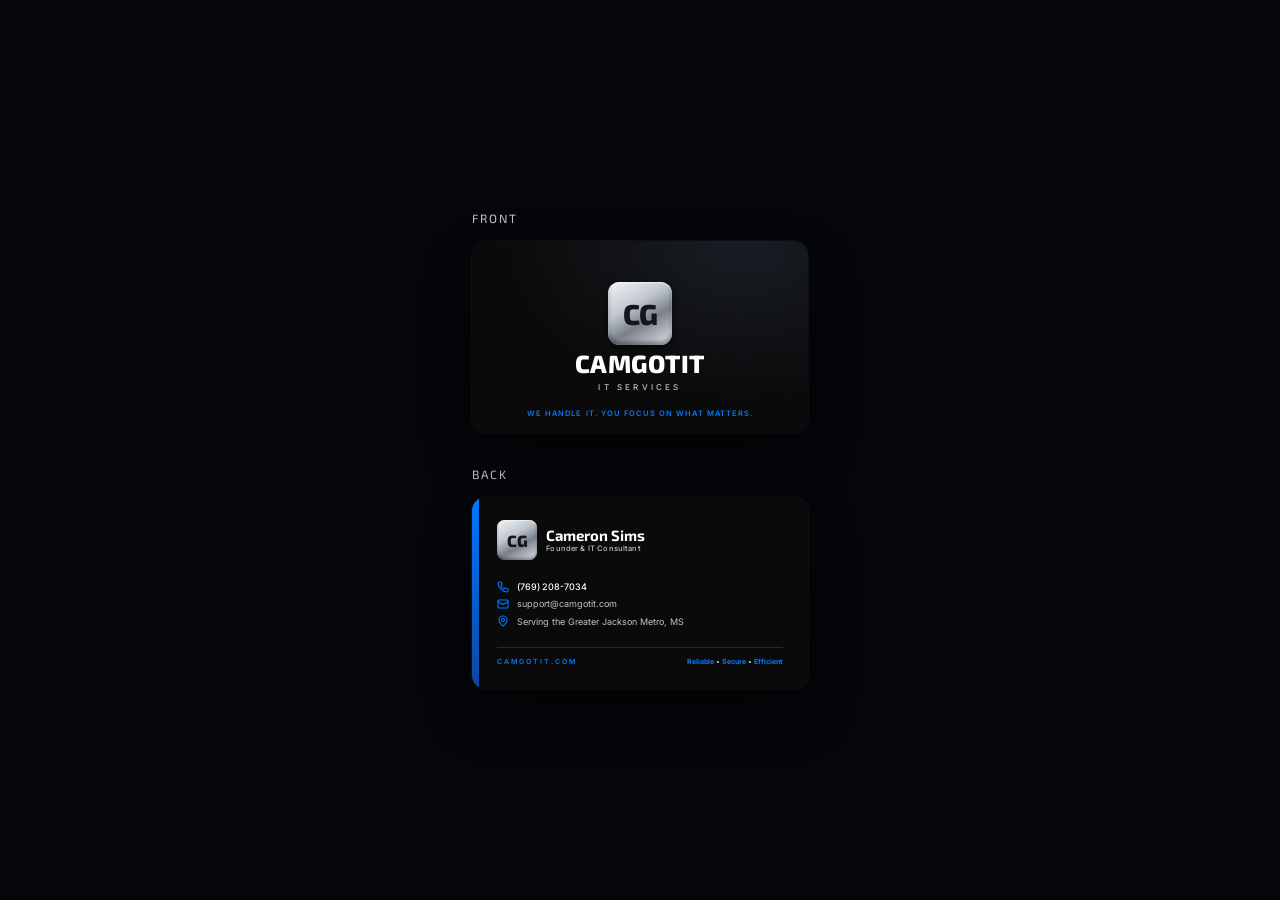
<file: camgotit-it/mock build/business-card.html>
<!DOCTYPE html>
<html lang="en">
<head>
<meta charset="UTF-8">
<meta name="viewport" content="width=device-width,initial-scale=1">
<title>CamGotIT — Business Card</title>
<link href="https://fonts.googleapis.com/css2?family=Exo+2:wght@500;600;700;800&family=Inter:wght@400;500;600;700&display=swap" rel="stylesheet">
<style>
  :root{--jet:#0A0A0A;--graphite:#1A1D22;--silver:#C0C4CC;--electric:#0078FF;--steel:#0D47A1;--line:rgba(192,196,204,.16)}
  *{box-sizing:border-box;margin:0;padding:0}
  body{background:#05060a;min-height:100vh;display:flex;flex-direction:column;align-items:center;justify-content:center;gap:34px;padding:44px;font-family:'Inter',sans-serif}
  .label{color:var(--silver);font-family:'Exo 2';font-size:12px;letter-spacing:.16em;text-transform:uppercase;margin-bottom:-18px;align-self:flex-start;margin-left:calc(50% - 1.75in)}
  .card{
    width:3.5in;height:2in;border-radius:14px;position:relative;overflow:hidden;
    box-shadow:0 24px 60px -18px rgba(0,0,0,.8),0 0 0 1px rgba(255,255,255,.04);
  }
  /* FRONT */
  .front{background:radial-gradient(120% 140% at 80% 0%,#191d24 0%,#0a0a0a 60%);display:flex;flex-direction:column;align-items:center;justify-content:center;gap:.06in}
  .front .diag{position:absolute;inset:0;background:repeating-linear-gradient(120deg,transparent 0 26px,rgba(0,120,255,.05) 26px 27px);
    -webkit-mask:linear-gradient(120deg,transparent 40%,#000);mask:linear-gradient(120deg,transparent 40%,#000)}
  .cg-big{width:.66in;height:.66in;border-radius:.12in;display:grid;place-items:center;position:relative;z-index:2;
    background:linear-gradient(150deg,#f4f6f9,#c0c6cf 38%,#7a808b 62%,#e4e7ec);color:#14171c;
    font-family:'Exo 2';font-weight:800;font-size:.3in;letter-spacing:-.04em;
    box-shadow:inset 0 1px 2px rgba(255,255,255,.7),inset 0 -3px 4px rgba(0,0,0,.4),0 4px 10px rgba(0,0,0,.5)}
  .front .wm{font-family:'Exo 2';font-weight:800;color:#fff;font-size:.26in;letter-spacing:.02em;position:relative;z-index:2;line-height:1}
  .front .sv{position:relative;z-index:2;display:flex;align-items:center;gap:8px;margin-top:1px}
  .front .sv .ln{width:.3in;height:1px;background:var(--electric)}
  .front .sv span{font-size:8px;letter-spacing:.4em;color:var(--silver);font-weight:500}
  .front .tag{position:absolute;bottom:.16in;left:0;right:0;text-align:center;font-size:7.5px;letter-spacing:.14em;color:var(--electric);font-weight:600;z-index:2}
  /* BACK */
  .back{background:var(--jet);padding:.24in .26in;display:flex;flex-direction:column;justify-content:space-between}
  .back::before{content:"";position:absolute;left:0;top:0;bottom:0;width:.07in;background:linear-gradient(180deg,var(--electric),var(--steel))}
  .back .top{display:flex;align-items:center;gap:9px;position:relative;z-index:2}
  .cg-sm{width:.42in;height:.42in;border-radius:.08in;display:grid;place-items:center;flex-shrink:0;
    background:linear-gradient(150deg,#f4f6f9,#c0c6cf 38%,#7a808b 62%,#e4e7ec);color:#14171c;
    font-family:'Exo 2';font-weight:800;font-size:.17in;letter-spacing:-.04em;
    box-shadow:inset 0 1px 1px rgba(255,255,255,.6),inset 0 -2px 3px rgba(0,0,0,.35)}
  .back .nm{font-family:'Exo 2';color:#fff;font-weight:700;font-size:.155in;line-height:1.1}
  .back .nm small{display:block;font-family:'Inter';font-weight:500;font-size:7.5px;color:var(--silver);letter-spacing:.02em;margin-top:2px}
  .back .info{display:flex;flex-direction:column;gap:.055in;position:relative;z-index:2}
  .back .row{display:flex;align-items:center;gap:8px;font-size:9px;color:var(--silver)}
  .back .row svg{color:var(--electric);flex-shrink:0}
  .back .row b{color:#fff;font-weight:500}
  .back .strip{position:relative;z-index:2;display:flex;justify-content:space-between;align-items:center;border-top:1px solid var(--line);padding-top:.09in}
  .back .strip .sv{font-size:7px;letter-spacing:.28em;color:var(--electric);font-weight:600}
  .back .strip .rse{font-size:7px;color:var(--silver)}
  .back .strip .rse b{color:var(--electric)}
  @media print{body{background:#fff;gap:.3in;padding:.4in}.label{display:none}.card{box-shadow:none;outline:1px solid #ddd}@page{size:auto;margin:.3in}}
</style>
</head>
<body>

  <div class="label">Front</div>
  <div class="card front">
    <div class="diag"></div>
    <div class="cg-big">CG</div>
    <div class="wm">CAMGOTIT</div>
    <div class="sv"><span style="letter-spacing:.4em">IT&nbsp;SERVICES</span></div>
    <div class="tag">WE HANDLE IT. YOU FOCUS ON WHAT MATTERS.</div>
  </div>

  <div class="label">Back</div>
  <div class="card back">
    <div class="top">
      <div class="cg-sm">CG</div>
      <div class="nm">Cameron Sims<small>Founder &amp; IT Consultant</small></div>
    </div>
    <div class="info">
      <div class="row"><svg width="12" height="12" viewBox="0 0 24 24" fill="none" stroke="currentColor" stroke-width="2.2"><path d="M22 16.92v3a2 2 0 0 1-2.18 2 19.79 19.79 0 0 1-8.63-3.07 19.5 19.5 0 0 1-6-6 19.79 19.79 0 0 1-3.07-8.67A2 2 0 0 1 4.11 2h3a2 2 0 0 1 2 1.72c.13.96.36 1.9.7 2.81a2 2 0 0 1-.45 2.11L8.09 9.91a16 16 0 0 0 6 6l1.27-1.27a2 2 0 0 1 2.11-.45c.9.34 1.85.57 2.81.7A2 2 0 0 1 22 16.92z"/></svg> <b>(769) 208-7034</b></div>
      <div class="row"><svg width="12" height="12" viewBox="0 0 24 24" fill="none" stroke="currentColor" stroke-width="2.2"><rect x="2" y="4" width="20" height="16" rx="2"/><path d="m22 7-10 6L2 7"/></svg> support@camgotit.com</div>
      <div class="row"><svg width="12" height="12" viewBox="0 0 24 24" fill="none" stroke="currentColor" stroke-width="2.2"><path d="M20 10c0 6-8 12-8 12s-8-6-8-12a8 8 0 0 1 16 0z"/><circle cx="12" cy="10" r="3"/></svg> Serving the Greater Jackson Metro, MS</div>
    </div>
    <div class="strip">
      <span class="sv">CAMGOTIT.COM</span>
      <span class="rse"><b>Reliable</b> • <b>Secure</b> • <b>Efficient</b></span>
    </div>
  </div>

</body>
</html>
</file>
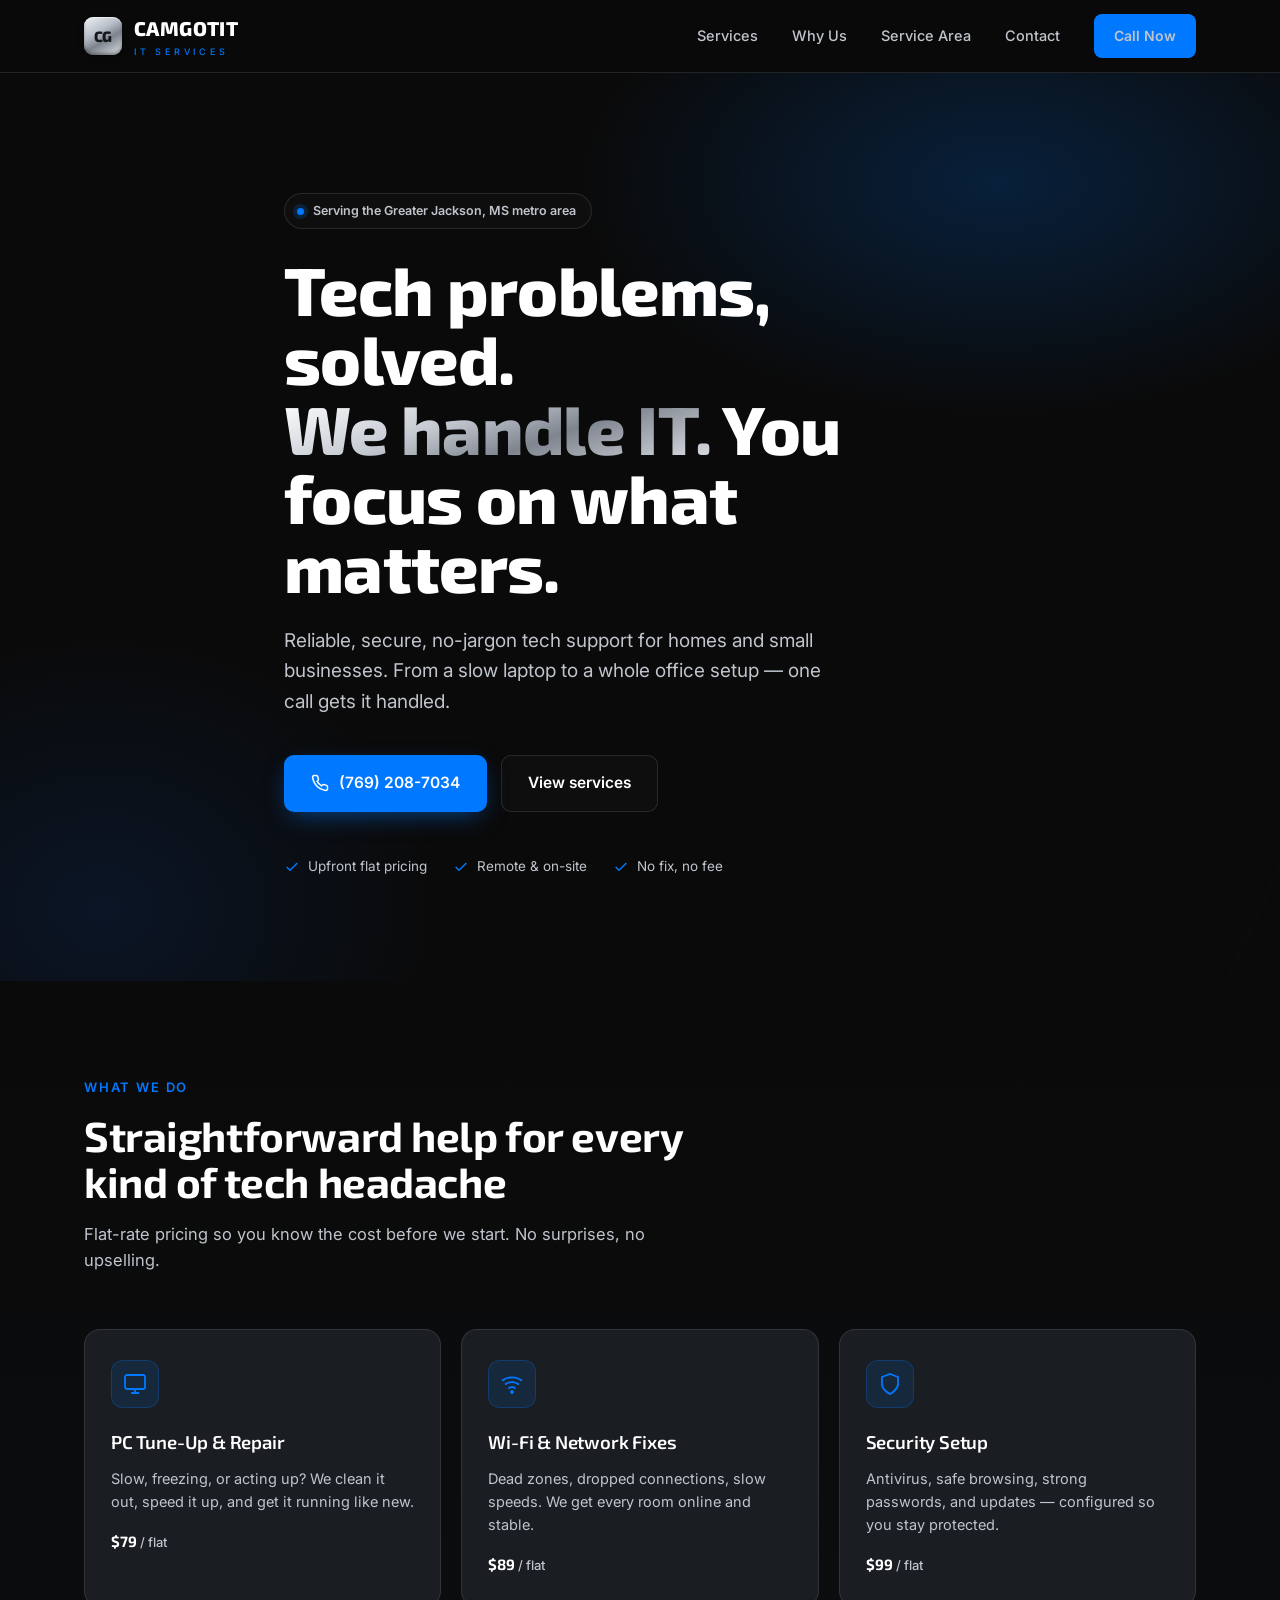
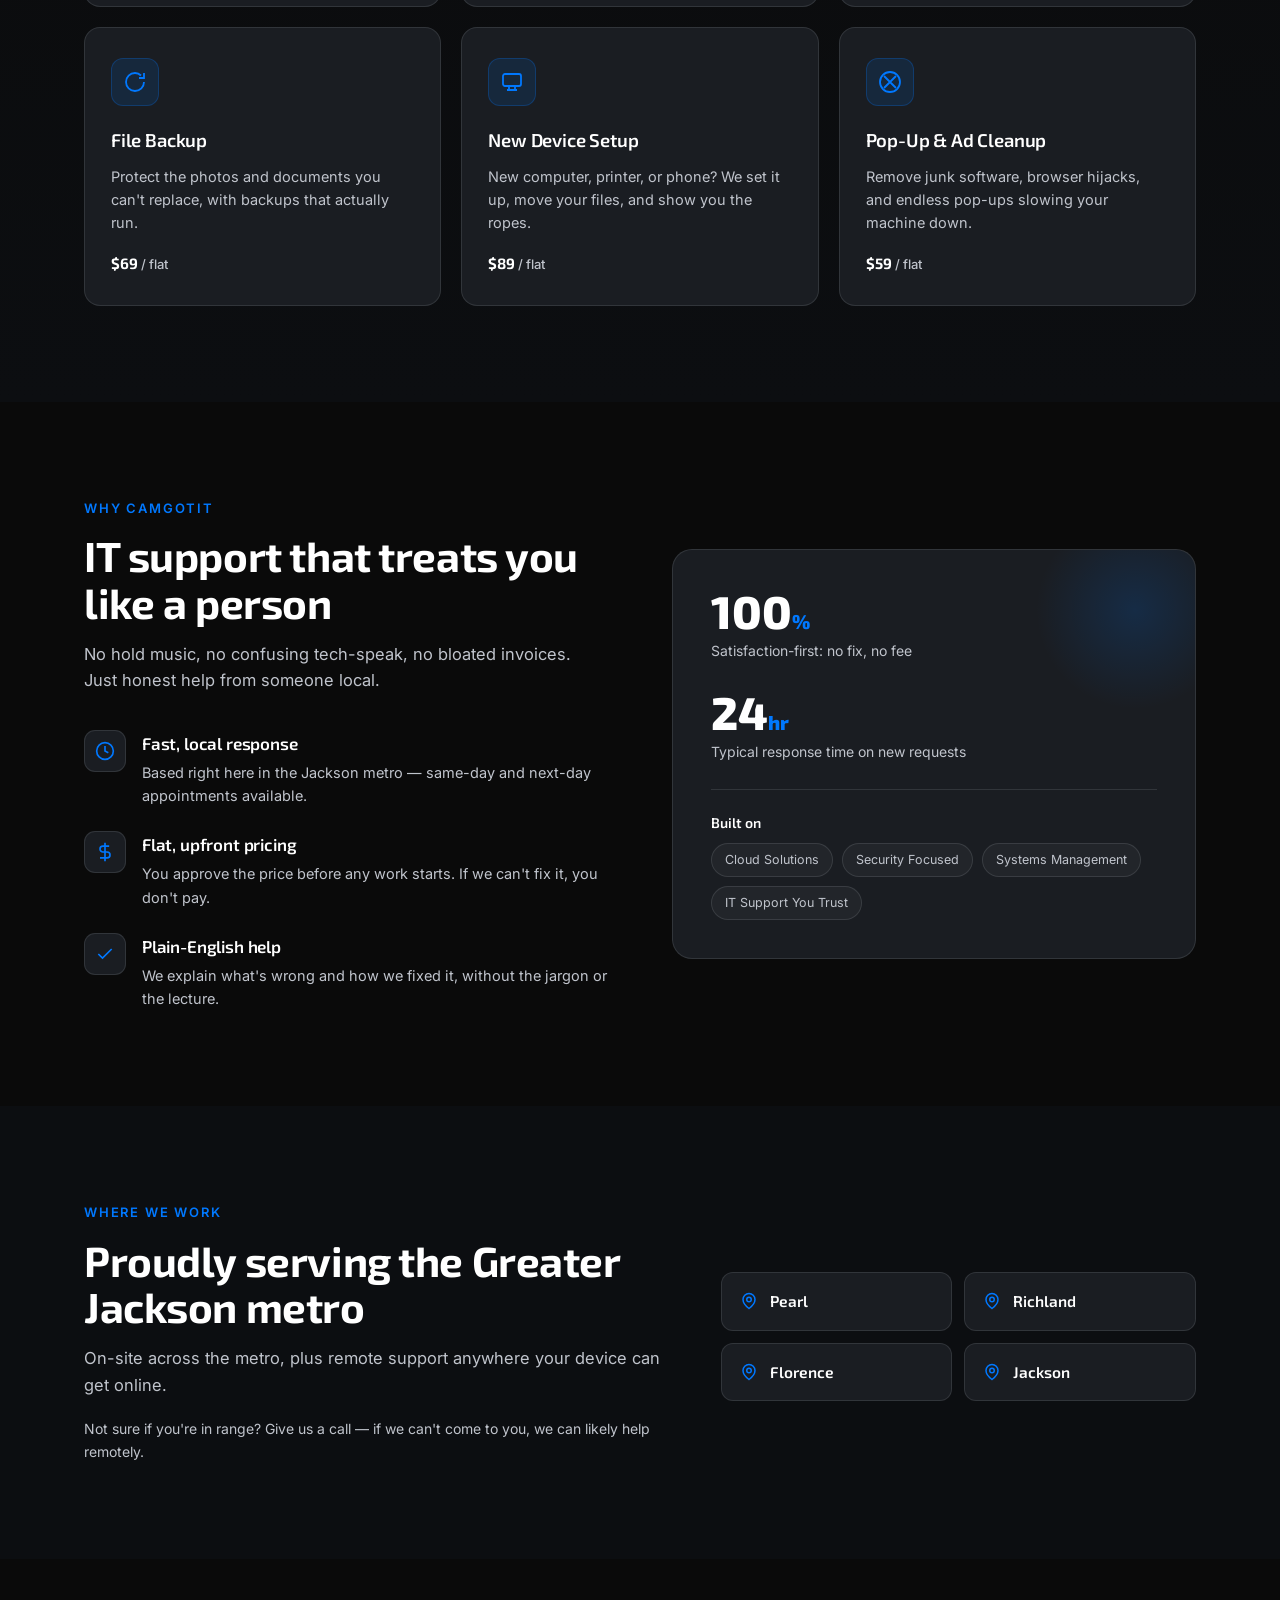
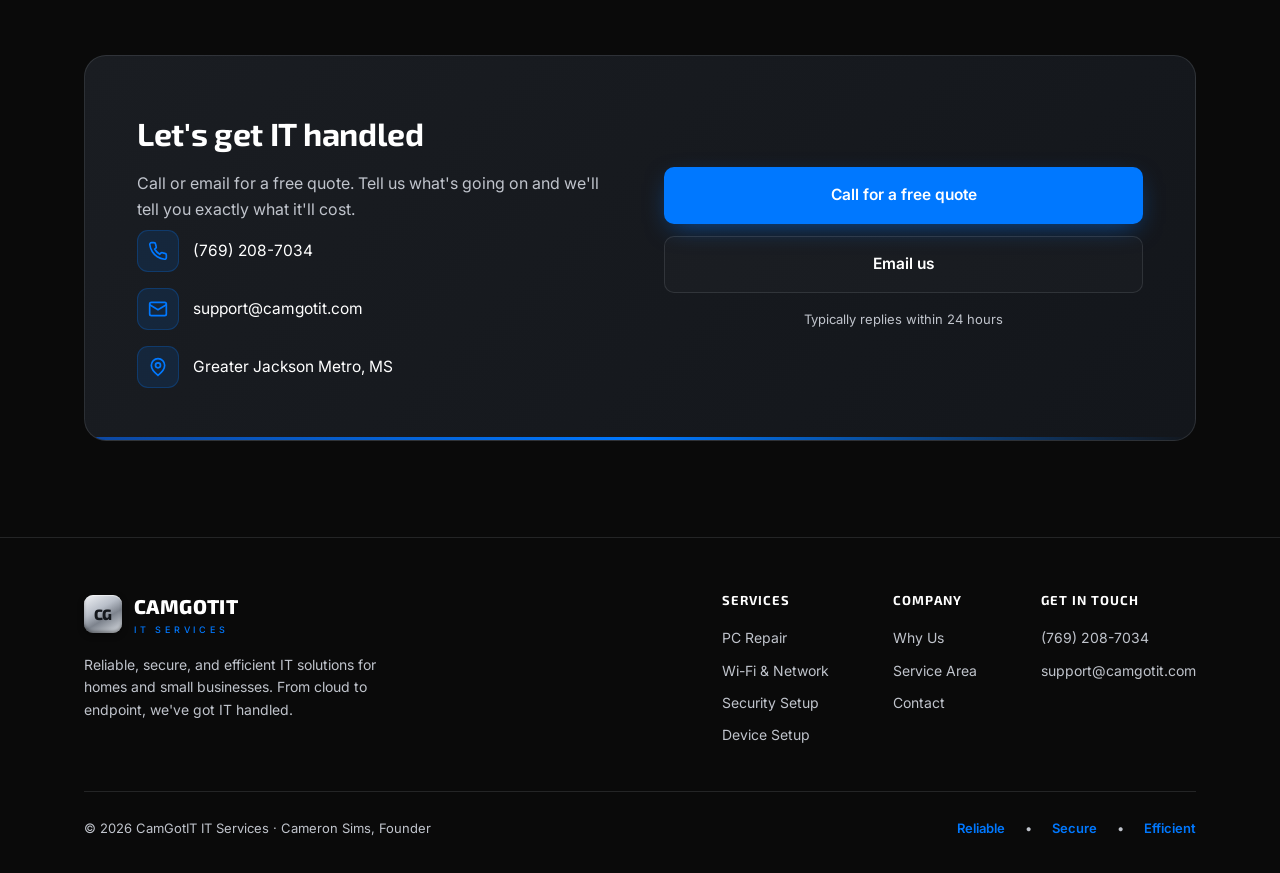
<file: camgotit-it/mock build/index(1).html>
<!DOCTYPE html>
<html lang="en">
<head>
<meta charset="UTF-8">
<meta name="viewport" content="width=device-width, initial-scale=1.0">
<title>CamGotIT IT Services — We Handle IT. You Focus on What Matters.</title>
<meta name="description" content="Reliable, secure IT support for homes and small businesses across the Greater Jackson, MS metro area. Computer repair, Wi-Fi, security, backups, and new device setup.">
<link rel="preconnect" href="https://fonts.googleapis.com">
<link rel="preconnect" href="https://fonts.gstatic.com" crossorigin>
<link href="https://fonts.googleapis.com/css2?family=Exo+2:wght@500;600;700;800&family=Inter:wght@400;500;600;700&display=swap" rel="stylesheet">
<style>
  :root{
    --jet:#0A0A0A;
    --graphite:#1A1D22;
    --graphite-2:#22262d;
    --silver:#C0C4CC;
    --electric:#0078FF;
    --steel:#0D47A1;
    --white:#FFFFFF;
    --line:rgba(192,196,204,.14);
    --maxw:1160px;
  }
  *{box-sizing:border-box;margin:0;padding:0}
  html{scroll-behavior:smooth}
  body{
    background:var(--jet);
    color:var(--silver);
    font-family:'Inter',system-ui,sans-serif;
    line-height:1.6;
    -webkit-font-smoothing:antialiased;
    overflow-x:hidden;
  }
  h1,h2,h3,.display{font-family:'Exo 2',sans-serif;color:var(--white);letter-spacing:-.01em}
  a{color:inherit;text-decoration:none}
  .wrap{max-width:var(--maxw);margin:0 auto;padding:0 24px}
  section{padding:96px 0}

  /* ===== NAV ===== */
  header{
    position:sticky;top:0;z-index:50;
    background:rgba(10,10,10,.82);
    backdrop-filter:blur(14px);
    border-bottom:1px solid var(--line);
  }
  .nav{display:flex;align-items:center;justify-content:space-between;height:72px}
  .brand{display:flex;align-items:center;gap:12px;font-family:'Exo 2';font-weight:800;font-size:20px;color:#fff;letter-spacing:.02em}
  .brand .cg{
    width:38px;height:38px;border-radius:9px;
    display:grid;place-items:center;
    background:linear-gradient(150deg,#f2f4f7 0%,#b8bec8 38%,#7d838d 60%,#dfe3e8 100%);
    color:#14171c;font-weight:800;font-size:15px;font-family:'Exo 2';
    box-shadow:inset 0 1px 1px rgba(255,255,255,.6),inset 0 -2px 3px rgba(0,0,0,.35),0 2px 6px rgba(0,0,0,.4);
    letter-spacing:-.03em;
  }
  .brand small{display:block;font-family:'Inter';font-weight:500;font-size:9px;letter-spacing:.42em;color:var(--electric);margin-top:1px}
  .nav-links{display:flex;gap:34px;align-items:center;font-size:14.5px;font-weight:500}
  .nav-links a{color:var(--silver);transition:color .18s}
  .nav-links a:hover{color:#fff}
  .nav-cta{
    background:var(--electric);color:#fff;font-weight:600;font-size:14px;
    padding:11px 20px;border-radius:8px;transition:background .18s,transform .18s;
  }
  .nav-cta:hover{background:#1f88ff;transform:translateY(-1px)}
  .burger{display:none;flex-direction:column;gap:5px;cursor:pointer;padding:6px}
  .burger span{width:24px;height:2px;background:#fff;border-radius:2px;transition:.25s}

  /* ===== HERO ===== */
  .hero{position:relative;padding:120px 0 104px;overflow:hidden}
  .hero::before{
    content:"";position:absolute;inset:0;z-index:0;
    background:
      radial-gradient(680px 380px at 78% 12%,rgba(0,120,255,.20),transparent 62%),
      radial-gradient(560px 460px at 8% 92%,rgba(13,71,161,.18),transparent 60%);
  }
  .hero .diag{
    position:absolute;top:0;right:-8%;width:52%;height:100%;z-index:0;
    background:repeating-linear-gradient(115deg,transparent 0 46px,rgba(0,120,255,.05) 46px 47px);
    -webkit-mask:linear-gradient(115deg,transparent 30%,#000 100%);
            mask:linear-gradient(115deg,transparent 30%,#000 100%);
  }
  .hero-inner{position:relative;z-index:2;max-width:760px}
  .eyebrow{
    display:inline-flex;align-items:center;gap:9px;
    font-size:12.5px;font-weight:600;color:var(--silver);
    border:1px solid var(--line);border-radius:100px;
    padding:7px 15px 7px 12px;margin-bottom:26px;background:rgba(255,255,255,.02);
  }
  .dot{width:7px;height:7px;border-radius:50%;background:var(--electric);box-shadow:0 0 0 4px rgba(0,120,255,.18)}
  h1.hero-h{font-size:clamp(38px,6.3vw,68px);line-height:1.02;font-weight:800}
  .hero-h .metal{
    background:linear-gradient(160deg,#ffffff 5%,#c4c9d1 40%,#7f858f 62%,#e6e9ee 100%);
    -webkit-background-clip:text;background-clip:text;color:transparent;
  }
  .hero p.sub{font-size:clamp(16px,2vw,19px);color:var(--silver);margin:24px 0 0;max-width:560px}
  .hero-actions{display:flex;gap:14px;margin-top:38px;flex-wrap:wrap}
  .btn{
    display:inline-flex;align-items:center;gap:10px;font-weight:600;font-size:15.5px;
    padding:15px 26px;border-radius:10px;transition:.18s;cursor:pointer;border:1px solid transparent;
  }
  .btn-primary{background:var(--electric);color:#fff;box-shadow:0 8px 26px -8px rgba(0,120,255,.6)}
  .btn-primary:hover{background:#1f88ff;transform:translateY(-2px)}
  .btn-ghost{border-color:var(--line);color:#fff;background:rgba(255,255,255,.02)}
  .btn-ghost:hover{border-color:rgba(192,196,204,.4);background:rgba(255,255,255,.05)}
  .hero-trust{display:flex;gap:26px;margin-top:44px;flex-wrap:wrap;font-size:13.5px;color:var(--silver)}
  .hero-trust span{display:flex;align-items:center;gap:8px}
  .hero-trust svg{color:var(--electric);flex-shrink:0}

  /* ===== SECTION HEADER ===== */
  .sec-head{max-width:620px;margin-bottom:56px}
  .sec-head .kick{color:var(--electric);font-weight:600;font-size:13px;letter-spacing:.14em;text-transform:uppercase;margin-bottom:14px}
  .sec-head h2{font-size:clamp(28px,4vw,42px);line-height:1.1;font-weight:700}
  .sec-head p{margin-top:16px;font-size:16.5px}

  /* ===== SERVICES ===== */
  .services{background:linear-gradient(180deg,var(--jet),#0c0e11)}
  .svc-grid{display:grid;grid-template-columns:repeat(3,1fr);gap:20px}
  .svc{
    position:relative;background:var(--graphite);border:1px solid var(--line);
    border-radius:16px;padding:30px 26px;overflow:hidden;transition:border-color .2s,transform .2s;
  }
  .svc::after{content:"";position:absolute;left:0;top:0;height:3px;width:100%;
    background:linear-gradient(90deg,var(--electric),transparent);transform:scaleX(0);transform-origin:left;transition:transform .28s}
  .svc:hover{transform:translateY(-4px);border-color:rgba(0,120,255,.4)}
  .svc:hover::after{transform:scaleX(1)}
  .svc .ico{
    width:48px;height:48px;border-radius:12px;display:grid;place-items:center;margin-bottom:20px;
    background:rgba(0,120,255,.12);border:1px solid rgba(0,120,255,.25);color:var(--electric);
  }
  .svc h3{font-size:18.5px;font-weight:600;margin-bottom:9px}
  .svc p{font-size:14.5px}
  .svc .price{margin-top:16px;font-family:'Exo 2';font-weight:700;color:#fff;font-size:15px}
  .svc .price span{color:var(--silver);font-weight:500;font-size:13px;font-family:'Inter'}

  /* ===== WHY ===== */
  .why-grid{display:grid;grid-template-columns:1fr 1fr;gap:64px;align-items:center}
  .why-list{display:flex;flex-direction:column;gap:24px}
  .why-item{display:flex;gap:16px}
  .why-item .n{
    flex-shrink:0;width:42px;height:42px;border-radius:11px;display:grid;place-items:center;
    background:var(--graphite);border:1px solid var(--line);color:var(--electric);
  }
  .why-item h3{font-size:17px;font-weight:600;margin-bottom:4px}
  .why-item p{font-size:14.5px}
  .why-panel{
    background:var(--graphite);border:1px solid var(--line);border-radius:20px;padding:38px;
    position:relative;overflow:hidden;
  }
  .why-panel::before{content:"";position:absolute;right:-40px;top:-40px;width:200px;height:200px;border-radius:50%;
    background:radial-gradient(circle,rgba(0,120,255,.16),transparent 70%)}
  .why-panel .big{font-family:'Exo 2';font-weight:800;font-size:46px;color:#fff;line-height:1}
  .why-panel .big small{font-size:20px;color:var(--electric)}
  .why-panel .lbl{font-size:14px;margin-top:6px;margin-bottom:26px}
  .why-panel hr{border:none;border-top:1px solid var(--line);margin:22px 0}
  .pill-row{display:flex;flex-wrap:wrap;gap:9px;margin-top:8px}
  .pill{font-size:12.5px;padding:6px 13px;border-radius:100px;background:rgba(255,255,255,.04);border:1px solid var(--line);color:var(--silver)}

  /* ===== AREA ===== */
  .area{background:#0c0e11}
  .area-grid{display:grid;grid-template-columns:1.1fr .9fr;gap:56px;align-items:center}
  .area-cities{display:grid;grid-template-columns:1fr 1fr;gap:12px;margin-top:8px}
  .city{
    display:flex;align-items:center;gap:12px;background:var(--graphite);border:1px solid var(--line);
    border-radius:12px;padding:16px 18px;font-weight:600;color:#fff;font-size:15.5px;font-family:'Exo 2';
  }
  .city svg{color:var(--electric)}
  .area-note{margin-top:20px;font-size:14px;color:var(--silver)}

  /* ===== CONTACT ===== */
  .contact-card{
    background:linear-gradient(135deg,var(--graphite),#13161b);
    border:1px solid var(--line);border-radius:22px;padding:52px;
    display:grid;grid-template-columns:1fr 1fr;gap:48px;align-items:center;position:relative;overflow:hidden;
  }
  .contact-card::before{content:"";position:absolute;left:0;bottom:0;width:100%;height:3px;
    background:linear-gradient(90deg,var(--steel),var(--electric),transparent)}
  .contact-card h2{font-size:32px;font-weight:700;margin-bottom:12px}
  .contact-list{display:flex;flex-direction:column;gap:16px;margin-top:8px}
  .contact-row{display:flex;align-items:center;gap:14px;font-size:15.5px;color:#fff}
  .contact-row .ci{width:42px;height:42px;border-radius:11px;background:rgba(0,120,255,.12);
    border:1px solid rgba(0,120,255,.25);display:grid;place-items:center;color:var(--electric);flex-shrink:0}
  .contact-row small{display:block;color:var(--silver);font-size:12.5px;font-weight:400;font-family:'Inter'}
  .contact-cta{display:flex;flex-direction:column;gap:12px}
  .contact-cta .btn{justify-content:center;width:100%}

  /* ===== FOOTER ===== */
  footer{border-top:1px solid var(--line);padding:52px 0 34px;background:var(--jet)}
  .foot-top{display:flex;justify-content:space-between;gap:40px;flex-wrap:wrap;margin-bottom:34px}
  .foot-tag{max-width:320px;font-size:14px;margin-top:16px}
  .foot-cols{display:flex;gap:64px;flex-wrap:wrap}
  .foot-col h4{color:#fff;font-family:'Exo 2';font-size:13px;letter-spacing:.08em;text-transform:uppercase;margin-bottom:16px}
  .foot-col a{display:block;font-size:14px;margin-bottom:10px;color:var(--silver);transition:color .16s}
  .foot-col a:hover{color:#fff}
  .foot-bot{display:flex;justify-content:space-between;padding-top:26px;border-top:1px solid var(--line);
    font-size:13px;color:var(--silver);flex-wrap:wrap;gap:12px}
  .foot-bot .reliable{display:flex;gap:20px;align-items:center}
  .foot-bot .reliable b{color:var(--electric);font-weight:600}

  /* ===== RESPONSIVE ===== */
  @media(max-width:880px){
    .nav-links{position:fixed;top:72px;left:0;right:0;flex-direction:column;gap:0;
      background:rgba(10,10,10,.98);border-bottom:1px solid var(--line);padding:8px 0;
      transform:translateY(-140%);transition:transform .3s;height:auto}
    .nav-links.open{transform:translateY(0)}
    .nav-links a{padding:15px 24px;width:100%}
    .nav-links .nav-cta{margin:10px 24px;text-align:center}
    .burger{display:flex}
    .svc-grid{grid-template-columns:1fr}
    .why-grid,.area-grid,.contact-card{grid-template-columns:1fr}
    .contact-card{padding:34px 26px}
    section{padding:70px 0}
  }
  @media(prefers-reduced-motion:reduce){*{transition:none!important;scroll-behavior:auto}}
  :focus-visible{outline:2px solid var(--electric);outline-offset:3px;border-radius:4px}
</style>
</head>
<body>

<header>
  <div class="wrap nav">
    <a class="brand" href="#top" aria-label="CamGotIT home">
      <span class="cg">CG</span>
      <span>CAMGOTIT<small>IT SERVICES</small></span>
    </a>
    <nav class="nav-links" id="navlinks">
      <a href="#services">Services</a>
      <a href="#why">Why Us</a>
      <a href="#area">Service Area</a>
      <a href="#contact">Contact</a>
      <a class="nav-cta" href="tel:+17692087034">Call Now</a>
    </nav>
    <div class="burger" id="burger" role="button" aria-label="Menu" tabindex="0">
      <span></span><span></span><span></span>
    </div>
  </div>
</header>

<main id="top">

  <!-- HERO -->
  <section class="hero">
    <div class="diag"></div>
    <div class="wrap hero-inner">
      <span class="eyebrow"><span class="dot"></span> Serving the Greater Jackson, MS metro area</span>
      <h1 class="hero-h">Tech problems, solved.<br><span class="metal">We handle IT.</span> You focus on what matters.</h1>
      <p class="sub">Reliable, secure, no-jargon tech support for homes and small businesses. From a slow laptop to a whole office setup — one call gets it handled.</p>
      <div class="hero-actions">
        <a class="btn btn-primary" href="tel:+17692087034">
          <svg width="18" height="18" viewBox="0 0 24 24" fill="none" stroke="currentColor" stroke-width="2"><path d="M22 16.92v3a2 2 0 0 1-2.18 2 19.79 19.79 0 0 1-8.63-3.07 19.5 19.5 0 0 1-6-6 19.79 19.79 0 0 1-3.07-8.67A2 2 0 0 1 4.11 2h3a2 2 0 0 1 2 1.72c.13.96.36 1.9.7 2.81a2 2 0 0 1-.45 2.11L8.09 9.91a16 16 0 0 0 6 6l1.27-1.27a2 2 0 0 1 2.11-.45c.9.34 1.85.57 2.81.7A2 2 0 0 1 22 16.92z"/></svg>
          (769) 208-7034
        </a>
        <a class="btn btn-ghost" href="#services">View services</a>
      </div>
      <div class="hero-trust">
        <span><svg width="16" height="16" viewBox="0 0 24 24" fill="none" stroke="currentColor" stroke-width="2.2"><path d="M20 6 9 17l-5-5"/></svg> Upfront flat pricing</span>
        <span><svg width="16" height="16" viewBox="0 0 24 24" fill="none" stroke="currentColor" stroke-width="2.2"><path d="M20 6 9 17l-5-5"/></svg> Remote &amp; on-site</span>
        <span><svg width="16" height="16" viewBox="0 0 24 24" fill="none" stroke="currentColor" stroke-width="2.2"><path d="M20 6 9 17l-5-5"/></svg> No fix, no fee</span>
      </div>
    </div>
  </section>

  <!-- SERVICES -->
  <section class="services" id="services">
    <div class="wrap">
      <div class="sec-head">
        <div class="kick">What we do</div>
        <h2>Straightforward help for every kind of tech headache</h2>
        <p>Flat-rate pricing so you know the cost before we start. No surprises, no upselling.</p>
      </div>
      <div class="svc-grid">

        <div class="svc">
          <div class="ico"><svg width="24" height="24" viewBox="0 0 24 24" fill="none" stroke="currentColor" stroke-width="1.8"><rect x="2" y="3" width="20" height="14" rx="2"/><path d="M8 21h8m-4-4v4"/></svg></div>
          <h3>PC Tune-Up &amp; Repair</h3>
          <p>Slow, freezing, or acting up? We clean it out, speed it up, and get it running like new.</p>
          <div class="price">$79 <span>/ flat</span></div>
        </div>

        <div class="svc">
          <div class="ico"><svg width="24" height="24" viewBox="0 0 24 24" fill="none" stroke="currentColor" stroke-width="1.8"><path d="M5 12.55a11 11 0 0 1 14 0M2 8.82a16 16 0 0 1 20 0M8.5 16.4a6 6 0 0 1 7 0"/><circle cx="12" cy="20" r="1" fill="currentColor"/></svg></div>
          <h3>Wi-Fi &amp; Network Fixes</h3>
          <p>Dead zones, dropped connections, slow speeds. We get every room online and stable.</p>
          <div class="price">$89 <span>/ flat</span></div>
        </div>

        <div class="svc">
          <div class="ico"><svg width="24" height="24" viewBox="0 0 24 24" fill="none" stroke="currentColor" stroke-width="1.8"><path d="M12 22s8-4 8-10V5l-8-3-8 3v7c0 6 8 10 8 10z"/></svg></div>
          <h3>Security Setup</h3>
          <p>Antivirus, safe browsing, strong passwords, and updates — configured so you stay protected.</p>
          <div class="price">$99 <span>/ flat</span></div>
        </div>

        <div class="svc">
          <div class="ico"><svg width="24" height="24" viewBox="0 0 24 24" fill="none" stroke="currentColor" stroke-width="1.8"><path d="M21 12a9 9 0 1 1-9-9c2.5 0 4.5 1 6 2.5"/><path d="M21 3v5h-5"/></svg></div>
          <h3>File Backup</h3>
          <p>Protect the photos and documents you can't replace, with backups that actually run.</p>
          <div class="price">$69 <span>/ flat</span></div>
        </div>

        <div class="svc">
          <div class="ico"><svg width="24" height="24" viewBox="0 0 24 24" fill="none" stroke="currentColor" stroke-width="1.8"><rect x="3" y="4" width="18" height="12" rx="2"/><path d="M7 20h10M9 16v4m6-4v4"/></svg></div>
          <h3>New Device Setup</h3>
          <p>New computer, printer, or phone? We set it up, move your files, and show you the ropes.</p>
          <div class="price">$89 <span>/ flat</span></div>
        </div>

        <div class="svc">
          <div class="ico"><svg width="24" height="24" viewBox="0 0 24 24" fill="none" stroke="currentColor" stroke-width="1.8"><path d="M18 6 6 18M6 6l12 12"/><circle cx="12" cy="12" r="10"/></svg></div>
          <h3>Pop-Up &amp; Ad Cleanup</h3>
          <p>Remove junk software, browser hijacks, and endless pop-ups slowing your machine down.</p>
          <div class="price">$59 <span>/ flat</span></div>
        </div>

      </div>
    </div>
  </section>

  <!-- WHY -->
  <section class="why" id="why">
    <div class="wrap why-grid">
      <div>
        <div class="sec-head" style="margin-bottom:36px">
          <div class="kick">Why CamGotIT</div>
          <h2>IT support that treats you like a person</h2>
          <p>No hold music, no confusing tech-speak, no bloated invoices. Just honest help from someone local.</p>
        </div>
        <div class="why-list">
          <div class="why-item">
            <div class="n"><svg width="20" height="20" viewBox="0 0 24 24" fill="none" stroke="currentColor" stroke-width="2"><circle cx="12" cy="12" r="10"/><path d="M12 6v6l4 2"/></svg></div>
            <div><h3>Fast, local response</h3><p>Based right here in the Jackson metro — same-day and next-day appointments available.</p></div>
          </div>
          <div class="why-item">
            <div class="n"><svg width="20" height="20" viewBox="0 0 24 24" fill="none" stroke="currentColor" stroke-width="2"><path d="M12 1v22M17 5H9.5a3.5 3.5 0 0 0 0 7h5a3.5 3.5 0 0 1 0 7H6"/></svg></div>
            <div><h3>Flat, upfront pricing</h3><p>You approve the price before any work starts. If we can't fix it, you don't pay.</p></div>
          </div>
          <div class="why-item">
            <div class="n"><svg width="20" height="20" viewBox="0 0 24 24" fill="none" stroke="currentColor" stroke-width="2"><path d="M20 6 9 17l-5-5"/></svg></div>
            <div><h3>Plain-English help</h3><p>We explain what's wrong and how we fixed it, without the jargon or the lecture.</p></div>
          </div>
        </div>
      </div>
      <div class="why-panel">
        <div class="big">100<small>%</small></div>
        <div class="lbl">Satisfaction-first: no fix, no fee</div>
        <div class="big">24<small>hr</small></div>
        <div class="lbl">Typical response time on new requests</div>
        <hr>
        <div style="color:#fff;font-family:'Exo 2';font-weight:600;font-size:14px;margin-bottom:4px">Built on</div>
        <div class="pill-row">
          <span class="pill">Cloud Solutions</span>
          <span class="pill">Security Focused</span>
          <span class="pill">Systems Management</span>
          <span class="pill">IT Support You Trust</span>
        </div>
      </div>
    </div>
  </section>

  <!-- AREA -->
  <section class="area" id="area">
    <div class="wrap area-grid">
      <div>
        <div class="sec-head" style="margin-bottom:20px">
          <div class="kick">Where we work</div>
          <h2>Proudly serving the Greater Jackson metro</h2>
          <p>On-site across the metro, plus remote support anywhere your device can get online.</p>
        </div>
        <p class="area-note">Not sure if you're in range? Give us a call — if we can't come to you, we can likely help remotely.</p>
      </div>
      <div>
        <div class="area-cities">
          <div class="city"><svg width="18" height="18" viewBox="0 0 24 24" fill="none" stroke="currentColor" stroke-width="2"><path d="M20 10c0 6-8 12-8 12s-8-6-8-12a8 8 0 0 1 16 0z"/><circle cx="12" cy="10" r="3"/></svg> Pearl</div>
          <div class="city"><svg width="18" height="18" viewBox="0 0 24 24" fill="none" stroke="currentColor" stroke-width="2"><path d="M20 10c0 6-8 12-8 12s-8-6-8-12a8 8 0 0 1 16 0z"/><circle cx="12" cy="10" r="3"/></svg> Richland</div>
          <div class="city"><svg width="18" height="18" viewBox="0 0 24 24" fill="none" stroke="currentColor" stroke-width="2"><path d="M20 10c0 6-8 12-8 12s-8-6-8-12a8 8 0 0 1 16 0z"/><circle cx="12" cy="10" r="3"/></svg> Florence</div>
          <div class="city"><svg width="18" height="18" viewBox="0 0 24 24" fill="none" stroke="currentColor" stroke-width="2"><path d="M20 10c0 6-8 12-8 12s-8-6-8-12a8 8 0 0 1 16 0z"/><circle cx="12" cy="10" r="3"/></svg> Jackson</div>
        </div>
      </div>
    </div>
  </section>

  <!-- CONTACT -->
  <section id="contact">
    <div class="wrap">
      <div class="contact-card">
        <div>
          <h2>Let's get IT handled</h2>
          <p>Call or email for a free quote. Tell us what's going on and we'll tell you exactly what it'll cost.</p>
          <div class="contact-list">
            <div class="contact-row"><span class="ci"><svg width="20" height="20" viewBox="0 0 24 24" fill="none" stroke="currentColor" stroke-width="2"><path d="M22 16.92v3a2 2 0 0 1-2.18 2 19.79 19.79 0 0 1-8.63-3.07 19.5 19.5 0 0 1-6-6 19.79 19.79 0 0 1-3.07-8.67A2 2 0 0 1 4.11 2h3a2 2 0 0 1 2 1.72c.13.96.36 1.9.7 2.81a2 2 0 0 1-.45 2.11L8.09 9.91a16 16 0 0 0 6 6l1.27-1.27a2 2 0 0 1 2.11-.45c.9.34 1.85.57 2.81.7A2 2 0 0 1 22 16.92z"/></svg></span> (769) 208-7034 <small style="margin-left:auto"></small></div>
            <div class="contact-row"><span class="ci"><svg width="20" height="20" viewBox="0 0 24 24" fill="none" stroke="currentColor" stroke-width="2"><rect x="2" y="4" width="20" height="16" rx="2"/><path d="m22 7-10 6L2 7"/></svg></span> support@camgotit.com</div>
            <div class="contact-row"><span class="ci"><svg width="20" height="20" viewBox="0 0 24 24" fill="none" stroke="currentColor" stroke-width="2"><path d="M20 10c0 6-8 12-8 12s-8-6-8-12a8 8 0 0 1 16 0z"/><circle cx="12" cy="10" r="3"/></svg></span> Greater Jackson Metro, MS</div>
          </div>
        </div>
        <div class="contact-cta">
          <a class="btn btn-primary" href="tel:+17692087034">Call for a free quote</a>
          <a class="btn btn-ghost" href="mailto:support@camgotit.com">Email us</a>
          <p style="font-size:13px;text-align:center;margin-top:4px">Typically replies within 24 hours</p>
        </div>
      </div>
    </div>
  </section>

</main>

<footer>
  <div class="wrap">
    <div class="foot-top">
      <div>
        <a class="brand" href="#top"><span class="cg">CG</span><span>CAMGOTIT<small>IT SERVICES</small></span></a>
        <p class="foot-tag">Reliable, secure, and efficient IT solutions for homes and small businesses. From cloud to endpoint, we've got IT handled.</p>
      </div>
      <div class="foot-cols">
        <div class="foot-col">
          <h4>Services</h4>
          <a href="#services">PC Repair</a>
          <a href="#services">Wi-Fi &amp; Network</a>
          <a href="#services">Security Setup</a>
          <a href="#services">Device Setup</a>
        </div>
        <div class="foot-col">
          <h4>Company</h4>
          <a href="#why">Why Us</a>
          <a href="#area">Service Area</a>
          <a href="#contact">Contact</a>
        </div>
        <div class="foot-col">
          <h4>Get in touch</h4>
          <a href="tel:+17692087034">(769) 208-7034</a>
          <a href="mailto:support@camgotit.com">support@camgotit.com</a>
        </div>
      </div>
    </div>
    <div class="foot-bot">
      <span>© 2026 CamGotIT IT Services · Cameron Sims, Founder</span>
      <span class="reliable"><b>Reliable</b> • <b>Secure</b> • <b>Efficient</b></span>
    </div>
  </div>
</footer>

<script>
  const burger=document.getElementById('burger');
  const links=document.getElementById('navlinks');
  const toggle=()=>links.classList.toggle('open');
  burger.addEventListener('click',toggle);
  burger.addEventListener('keydown',e=>{if(e.key==='Enter'||e.key===' '){e.preventDefault();toggle();}});
  links.querySelectorAll('a').forEach(a=>a.addEventListener('click',()=>links.classList.remove('open')));
</script>

</body>
</html>
</file>
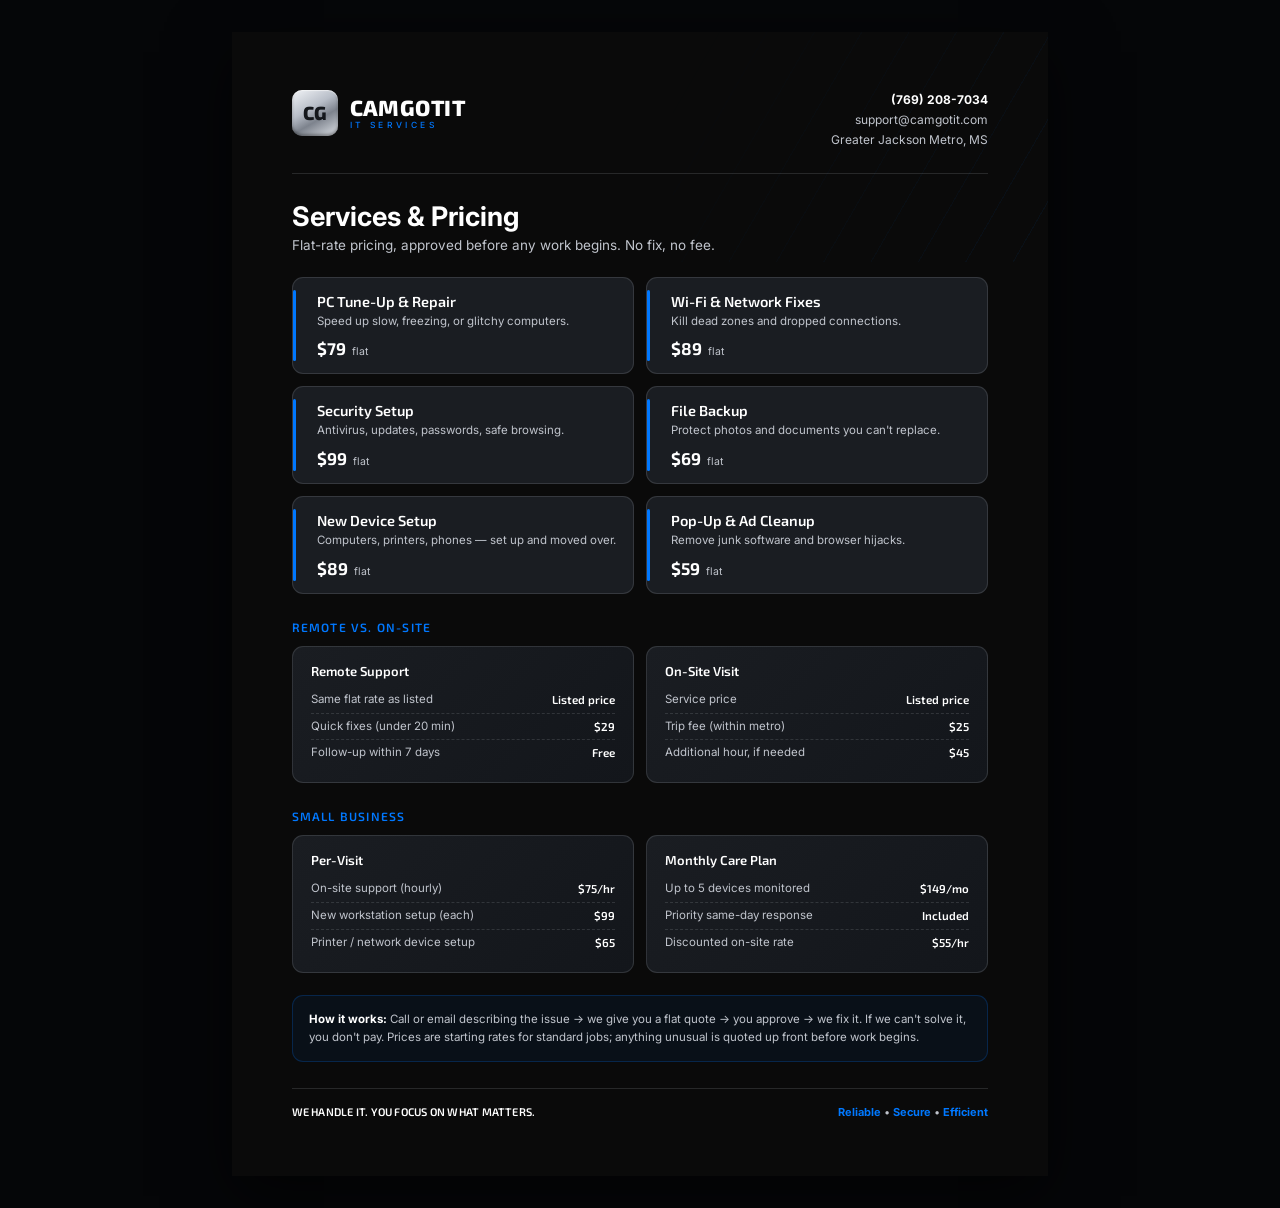
<file: camgotit-it/mock build/services-pricing.html>
<!DOCTYPE html>
<html lang="en">
<head>
<meta charset="UTF-8">
<meta name="viewport" content="width=device-width,initial-scale=1">
<title>CamGotIT — Services &amp; Pricing</title>
<link href="https://fonts.googleapis.com/css2?family=Exo+2:wght@500;600;700;800&family=Inter:wght@400;500;600;700&display=swap" rel="stylesheet">
<style>
  :root{--jet:#0A0A0A;--graphite:#1A1D22;--silver:#C0C4CC;--electric:#0078FF;--steel:#0D47A1;--line:rgba(192,196,204,.16)}
  *{box-sizing:border-box;margin:0;padding:0}
  body{background:#050608;font-family:'Inter',sans-serif;padding:32px 16px;display:flex;justify-content:center}
  .sheet{
    width:8.5in;min-height:11in;background:var(--jet);color:var(--silver);
    padding:.6in .62in;box-shadow:0 20px 60px rgba(0,0,0,.6);position:relative;overflow:hidden;
  }
  .sheet::before{content:"";position:absolute;top:0;right:0;width:46%;height:230px;
    background:repeating-linear-gradient(120deg,transparent 0 40px,rgba(0,120,255,.06) 40px 41px);
    -webkit-mask:linear-gradient(120deg,transparent,#000);mask:linear-gradient(120deg,transparent,#000)}
  h1,h2,h3,.ex{font-family:'Exo 2';color:#fff}
  .head{display:flex;justify-content:space-between;align-items:flex-start;position:relative;z-index:2;padding-bottom:22px;border-bottom:1px solid var(--line)}
  .brand{display:flex;align-items:center;gap:12px}
  .cg{width:46px;height:46px;border-radius:10px;display:grid;place-items:center;
    background:linear-gradient(150deg,#f2f4f7,#b8bec8 40%,#7d838d 62%,#dfe3e8);color:#14171c;
    font-family:'Exo 2';font-weight:800;font-size:19px;letter-spacing:-.04em;
    box-shadow:inset 0 1px 1px rgba(255,255,255,.6),inset 0 -2px 3px rgba(0,0,0,.35)}
  .brand .nm{font-family:'Exo 2';font-weight:800;font-size:22px;color:#fff;letter-spacing:.02em;line-height:1}
  .brand .nm small{display:block;font-family:'Inter';font-weight:500;font-size:8.5px;letter-spacing:.4em;color:var(--electric);margin-top:3px}
  .head .r{text-align:right;font-size:12px;line-height:1.7}
  .head .r b{color:#fff}
  .title{margin:26px 0 4px;font-size:27px;font-weight:700;color:#fff;position:relative;z-index:2}
  .subtitle{font-size:13.5px;position:relative;z-index:2;margin-bottom:24px}
  .grid{display:grid;grid-template-columns:1fr 1fr;gap:12px}
  .card{background:var(--graphite);border:1px solid var(--line);border-radius:11px;padding:15px 16px;position:relative}
  .card::after{content:"";position:absolute;left:0;top:12px;bottom:12px;width:3px;border-radius:3px;background:var(--electric)}
  .card h3{font-size:14.5px;font-weight:600;margin-bottom:3px;padding-left:8px}
  .card p{font-size:11.5px;padding-left:8px;line-height:1.45}
  .card .pr{display:flex;align-items:baseline;gap:6px;margin-top:9px;padding-left:8px}
  .card .pr b{font-family:'Exo 2';color:#fff;font-size:17px;font-weight:700}
  .card .pr span{font-size:10.5px;color:var(--silver)}
  .section-label{font-family:'Exo 2';font-weight:600;color:var(--electric);font-size:12px;letter-spacing:.1em;text-transform:uppercase;margin:26px 0 12px}
  .rates{display:grid;grid-template-columns:1fr 1fr;gap:12px}
  .rate{background:linear-gradient(135deg,var(--graphite),#13161b);border:1px solid var(--line);border-radius:11px;padding:16px 18px}
  .rate .ex{font-size:13px;font-weight:600;margin-bottom:8px}
  .rate ul{list-style:none;font-size:11.5px;line-height:1.9}
  .rate li{display:flex;justify-content:space-between;border-bottom:1px dashed var(--line);padding:2px 0}
  .rate li b{color:#fff;font-family:'Exo 2';font-weight:600}
  .rate li:last-child{border:none}
  .note{margin-top:22px;background:rgba(0,120,255,.06);border:1px solid rgba(0,120,255,.22);border-radius:11px;padding:14px 16px;font-size:11.5px;line-height:1.6}
  .note b{color:#fff}
  .foot{margin-top:26px;padding-top:16px;border-top:1px solid var(--line);display:flex;justify-content:space-between;align-items:center;font-size:11px}
  .foot .tag{font-family:'Exo 2';color:#fff;font-weight:600;letter-spacing:.02em}
  .foot .rse b{color:var(--electric)}
  @media print{body{background:#fff;padding:0}.sheet{box-shadow:none;width:100%;min-height:100vh}@page{margin:0;size:letter}}
</style>
</head>
<body>
  <div class="sheet">
    <div class="head">
      <div class="brand">
        <div class="cg">CG</div>
        <div class="nm">CAMGOTIT<small>IT SERVICES</small></div>
      </div>
      <div class="r">
        <b>(769) 208-7034</b><br>
        support@camgotit.com<br>
        Greater Jackson Metro, MS
      </div>
    </div>

    <div class="title">Services &amp; Pricing</div>
    <div class="subtitle">Flat-rate pricing, approved before any work begins. No fix, no fee.</div>

    <div class="grid">
      <div class="card"><h3>PC Tune-Up &amp; Repair</h3><p>Speed up slow, freezing, or glitchy computers.</p><div class="pr"><b>$79</b><span>flat</span></div></div>
      <div class="card"><h3>Wi-Fi &amp; Network Fixes</h3><p>Kill dead zones and dropped connections.</p><div class="pr"><b>$89</b><span>flat</span></div></div>
      <div class="card"><h3>Security Setup</h3><p>Antivirus, updates, passwords, safe browsing.</p><div class="pr"><b>$99</b><span>flat</span></div></div>
      <div class="card"><h3>File Backup</h3><p>Protect photos and documents you can't replace.</p><div class="pr"><b>$69</b><span>flat</span></div></div>
      <div class="card"><h3>New Device Setup</h3><p>Computers, printers, phones — set up and moved over.</p><div class="pr"><b>$89</b><span>flat</span></div></div>
      <div class="card"><h3>Pop-Up &amp; Ad Cleanup</h3><p>Remove junk software and browser hijacks.</p><div class="pr"><b>$59</b><span>flat</span></div></div>
    </div>

    <div class="section-label">Remote vs. On-Site</div>
    <div class="rates">
      <div class="rate">
        <div class="ex">Remote Support</div>
        <ul>
          <li><span>Same flat rate as listed</span><b>Listed price</b></li>
          <li><span>Quick fixes (under 20 min)</span><b>$29</b></li>
          <li><span>Follow-up within 7 days</span><b>Free</b></li>
        </ul>
      </div>
      <div class="rate">
        <div class="ex">On-Site Visit</div>
        <ul>
          <li><span>Service price</span><b>Listed price</b></li>
          <li><span>Trip fee (within metro)</span><b>$25</b></li>
          <li><span>Additional hour, if needed</span><b>$45</b></li>
        </ul>
      </div>
    </div>

    <div class="section-label">Small Business</div>
    <div class="rates">
      <div class="rate">
        <div class="ex">Per-Visit</div>
        <ul>
          <li><span>On-site support (hourly)</span><b>$75/hr</b></li>
          <li><span>New workstation setup (each)</span><b>$99</b></li>
          <li><span>Printer / network device setup</span><b>$65</b></li>
        </ul>
      </div>
      <div class="rate">
        <div class="ex">Monthly Care Plan</div>
        <ul>
          <li><span>Up to 5 devices monitored</span><b>$149/mo</b></li>
          <li><span>Priority same-day response</span><b>Included</b></li>
          <li><span>Discounted on-site rate</span><b>$55/hr</b></li>
        </ul>
      </div>
    </div>

    <div class="note">
      <b>How it works:</b> Call or email describing the issue → we give you a flat quote → you approve → we fix it. If we can't solve it, you don't pay. Prices are starting rates for standard jobs; anything unusual is quoted up front before work begins.
    </div>

    <div class="foot">
      <span class="tag">WE HANDLE IT. YOU FOCUS ON WHAT MATTERS.</span>
      <span class="rse"><b>Reliable</b> • <b>Secure</b> • <b>Efficient</b></span>
    </div>
  </div>
</body>
</html>
</file>
<file: assets/css/styles.css>
/* =========================================================
   CamGotIT IT Services — black / chrome / orange
   ========================================================= */

:root {
  --black: #070708;
  --bg: #0b0b0c;
  --panel: #131315;
  --panel-2: #1a1a1d;
  --line: rgba(255, 255, 255, 0.1);
  --line-strong: rgba(255, 255, 255, 0.18);

  --text: #f4f4f5;
  --muted: #b3b3ba;
  --dim: #8a8a92;

  --orange: #ff7a1a;
  --orange-hi: #ffa04a;
  --orange-deep: #e05a00;
  --orange-glow: rgba(255, 122, 26, 0.45);

  --chrome: linear-gradient(180deg, #ffffff 0%, #d9dce1 38%, #8d929b 52%, #e9ebee 70%, #a7abb3 100%);
  --orange-metal: linear-gradient(180deg, #ffc07a 0%, #ff8a2a 40%, #e05a00 62%, #ff9a3c 100%);

  --font-display: "Montserrat", system-ui, sans-serif;
  --font-body: "Inter", system-ui, -apple-system, "Segoe UI", sans-serif;
  --font-brand: "Michroma", "Montserrat", sans-serif;

  --radius: 10px;
  --radius-lg: 16px;
  --header-h: 76px;
  --container: 1180px;
}

*, *::before, *::after { box-sizing: border-box; }
html { scroll-behavior: smooth; scroll-padding-top: calc(var(--header-h) + 12px); -webkit-text-size-adjust: 100%; }
body {
  margin: 0;
  font-family: var(--font-body);
  font-size: 16px;
  line-height: 1.6;
  color: var(--text);
  background: var(--bg);
  overflow-x: hidden;
}
img, svg { display: block; max-width: 100%; }
a { color: inherit; text-decoration: none; }
button { font: inherit; color: inherit; background: none; border: 0; cursor: pointer; }
h1, h2, h3 { font-family: var(--font-display); line-height: 1.15; margin: 0; }
p { margin: 0; }
ul, ol { margin: 0; padding: 0; list-style: none; }

:focus-visible { outline: 2px solid var(--orange-hi); outline-offset: 3px; border-radius: 4px; }

.sprite { position: absolute; width: 0; height: 0; overflow: hidden; }
.ico { width: 20px; height: 20px; flex: none; fill: none; stroke: currentColor; stroke-width: 1.8; stroke-linecap: round; stroke-linejoin: round; }
.ico-sm { width: 14px; height: 14px; }
.ico-md { width: 30px; height: 30px; }
.ico-lg { width: 42px; height: 42px; stroke-width: 1.6; }
.ico-xl { width: 52px; height: 52px; stroke-width: 1.5; }

.container { width: min(var(--container), 100% - 40px); margin-inline: auto; }

.skip-link {
  position: absolute; left: 12px; top: -48px; z-index: 200;
  background: var(--orange); color: #111; font-weight: 700;
  padding: 10px 14px; border-radius: 8px;
}
.skip-link:focus { top: 12px; }

.eyebrow {
  font-family: var(--font-display);
  font-weight: 700;
  font-size: 0.82rem;
  letter-spacing: 0.06em;
  text-transform: uppercase;
  color: var(--orange);
}

/* ---------- Buttons ---------- */
.btn {
  display: inline-flex; align-items: center; justify-content: center; gap: 10px;
  min-height: 48px; padding: 0 26px;
  font-family: var(--font-display); font-weight: 700; font-size: 0.98rem;
  border-radius: 8px; border: 1px solid transparent;
  transition: transform 0.18s ease, box-shadow 0.18s ease, background-color 0.18s ease, border-color 0.18s ease;
  white-space: nowrap;
}
.btn .ico { width: 18px; height: 18px; stroke-width: 2.2; }
.btn-primary {
  color: #160a02;
  background: linear-gradient(180deg, var(--orange-hi), var(--orange) 55%, var(--orange-deep));
  box-shadow: 0 6px 22px -6px var(--orange-glow), inset 0 1px 0 rgba(255, 255, 255, 0.35);
}
.btn-primary:hover { transform: translateY(-1px); box-shadow: 0 10px 30px -6px rgba(255, 122, 26, 0.7), inset 0 1px 0 rgba(255, 255, 255, 0.35); }
.btn-ghost { color: var(--text); border-color: rgba(255, 255, 255, 0.55); background: rgba(0, 0, 0, 0.25); }
.btn-ghost:hover { border-color: var(--orange); color: #fff; background: rgba(255, 122, 26, 0.08); }
.btn-sm { min-height: 40px; padding: 0 18px; font-size: 0.9rem; }
.btn-block { width: 100%; }

/* ---------- Brand lockup ---------- */
.brand { display: inline-flex; align-items: center; gap: 12px; }
.brand-mark { width: 64px; height: auto; filter: drop-shadow(0 0 10px rgba(255, 122, 26, 0.25)); }
.brand-text { display: flex; flex-direction: column; align-items: center; line-height: 1; }
.wordmark { font-family: var(--font-brand); font-size: 1.22rem; letter-spacing: 0.04em; }
.chrome, .orange { -webkit-background-clip: text; background-clip: text; color: transparent; }
.chrome { background-image: var(--chrome); }
.orange { background-image: var(--orange-metal); }
.tagline {
  display: flex; align-items: center; gap: 8px; margin-top: 6px;
  font-family: var(--font-brand); font-size: 0.5rem; letter-spacing: 0.42em; color: #d7d8dc;
}
.tagline::before, .tagline::after { content: ""; width: 16px; height: 1px; background: var(--orange); box-shadow: 0 0 6px var(--orange); }

/* ---------- Launch banner ---------- */
.launch-banner { padding: 8px 16px; text-align: center; font-size: 0.86rem; font-weight: 600; line-height: 1.35; color: #160a02; background: linear-gradient(180deg, var(--orange-hi), var(--orange)); }
.launch-banner a { font-weight: 800; text-decoration: underline; white-space: nowrap; }

/* ---------- Header ---------- */
.site-header {
  position: sticky; top: 0; z-index: 100;
  border-bottom: 1px solid var(--line);
}
/* Blur lives on a pseudo-element: backdrop-filter on the header itself would
   trap the fixed-position mobile menu inside the header box. */
.site-header::before {
  content: ""; position: absolute; inset: 0; z-index: -1;
  background: rgba(8, 8, 9, 0.86);
  backdrop-filter: blur(12px); -webkit-backdrop-filter: blur(12px);
}
.site-header::after {
  content: ""; position: absolute; left: 0; right: 0; bottom: -1px; height: 1px;
  background: linear-gradient(90deg, transparent, rgba(255, 122, 26, 0.65) 30%, rgba(255, 122, 26, 0.65) 70%, transparent);
  opacity: 0.5;
}
.header-inner { display: flex; align-items: center; justify-content: space-between; gap: 24px; min-height: var(--header-h); }

.primary-nav { display: flex; align-items: center; gap: 36px; }
.nav-list { display: flex; align-items: center; gap: 30px; }
.nav-link {
  position: relative; display: inline-flex; align-items: center; gap: 4px;
  padding: 8px 0; font-size: 0.95rem; font-weight: 500; color: #e6e6ea;
  transition: color 0.15s ease;
}
.nav-link:hover, .nav-link.is-active { color: #fff; }
.nav-link.is-active::after {
  content: ""; position: absolute; left: 0; right: 0; bottom: 0; height: 2px;
  background: var(--orange); border-radius: 2px; box-shadow: 0 0 8px var(--orange);
}
.has-menu { position: relative; }
.menu-toggle .ico { transition: transform 0.2s ease; }
.submenu {
  position: absolute; top: calc(100% + 10px); left: -16px; min-width: 220px;
  padding: 8px; border-radius: var(--radius);
  background: #111113; border: 1px solid var(--line-strong);
  box-shadow: 0 20px 40px rgba(0, 0, 0, 0.6), 0 0 0 1px rgba(255, 122, 26, 0.08);
  opacity: 0; visibility: hidden; transform: translateY(-6px);
  transition: opacity 0.18s ease, transform 0.18s ease, visibility 0.18s;
}
.submenu a { display: block; padding: 10px 12px; border-radius: 6px; font-size: 0.92rem; color: #dcdce1; }
.submenu a:hover, .submenu a:focus-visible { background: rgba(255, 122, 26, 0.12); color: #fff; }
.has-menu.open .submenu { opacity: 1; visibility: visible; transform: none; }
.has-menu.open .menu-toggle .ico { transform: rotate(180deg); }
@media (hover: hover) and (min-width: 961px) {
  .has-menu:hover .submenu { opacity: 1; visibility: visible; transform: none; }
  .has-menu:hover .menu-toggle .ico { transform: rotate(180deg); }
  .has-menu::after { content: ""; position: absolute; left: 0; right: 0; top: 100%; height: 14px; }
}

.nav-actions { display: flex; align-items: center; gap: 22px; }
.nav-phone { display: inline-flex; align-items: center; gap: 8px; font-weight: 600; font-size: 0.95rem; white-space: nowrap; }
.nav-phone .ico { color: var(--orange); }
.nav-phone:hover { color: var(--orange-hi); }

.nav-burger { display: none; width: 46px; height: 46px; align-items: center; justify-content: center; border-radius: 8px; }
.nav-burger .ico { width: 28px; height: 28px; }
.nav-burger .ico-close { display: none; }
.nav-burger[aria-expanded="true"] .ico-open { display: none; }
.nav-burger[aria-expanded="true"] .ico-close { display: block; }

/* ---------- Hero ---------- */
.hero {
  position: relative; overflow: hidden;
  padding: 64px 0 0;
  background:
    radial-gradient(700px 420px at 78% 40%, rgba(255, 110, 20, 0.22), transparent 65%),
    radial-gradient(900px 600px at 10% 0%, rgba(255, 255, 255, 0.04), transparent 60%),
    linear-gradient(180deg, #0c0c0d 0%, #080809 100%);
}
.hero-streaks, .hero-streaks::before, .hero-streaks::after {
  position: absolute; pointer-events: none;
}
.hero-streaks { inset: 0; }
.hero-streaks::before, .hero-streaks::after {
  content: ""; height: 2px; width: 60%;
  background: linear-gradient(90deg, transparent, var(--orange) 50%, transparent);
  filter: blur(0.4px); opacity: 0.55; transform: rotate(-32deg);
  box-shadow: 0 0 18px 2px rgba(255, 122, 26, 0.45);
}
.hero-streaks::before { right: -18%; top: 22%; }
.hero-streaks::after { right: -26%; top: 62%; width: 46%; opacity: 0.35; }

.hero-grid {
  position: relative; display: grid; grid-template-columns: minmax(0, 1.02fr) minmax(0, 1fr);
  gap: 48px; align-items: center; padding-bottom: 48px;
}
.hero h1 { font-size: clamp(2.3rem, 4.6vw, 3.6rem); font-weight: 800; letter-spacing: -0.015em; margin-bottom: 12px; }
.hero-sub { font-family: var(--font-display); font-weight: 700; font-size: clamp(1.1rem, 2vw, 1.35rem); line-height: 1.3; color: var(--orange-hi); margin-bottom: 14px; }
.trust-line { margin-top: 18px; font-size: 0.9rem; font-weight: 500; color: #d2d2d8; }
.lead { font-size: 1.12rem; color: #d2d2d8; max-width: 34em; }
.cta-row { display: flex; flex-wrap: wrap; gap: 14px; margin-top: 30px; }
.cta-row .btn { min-width: 170px; }

.hero-visual { position: relative; display: flex; flex-direction: column; align-items: center; padding-top: 10px; }
.hero-visual .glow {
  position: absolute; inset: 10% 5% 18%;
  background: radial-gradient(closest-side, rgba(255, 122, 26, 0.55), transparent);
  filter: blur(40px);
}
.monitor {
  position: relative; width: min(100%, 540px);
  padding: 10px; border-radius: 14px;
  background: linear-gradient(160deg, #2a2a2e, #0c0c0e 40%, #18181b);
  border: 1px solid rgba(255, 255, 255, 0.12);
  box-shadow: 0 0 0 1px rgba(0, 0, 0, 0.8), 0 30px 60px -20px rgba(0, 0, 0, 0.9), 0 0 50px -10px rgba(255, 122, 26, 0.55);
}
.screen { position: relative; aspect-ratio: 16 / 10; overflow: hidden; border-radius: 6px; background: #000; }
.screen img { width: 100%; height: 100%; object-fit: cover; object-position: 50% 45%; }
.screen::after {
  content: ""; position: absolute; inset: 0;
  background: linear-gradient(115deg, rgba(255, 255, 255, 0.1) 0%, transparent 32%);
  pointer-events: none;
}
.monitor-neck {
  width: 70px; height: 54px; margin-top: -1px;
  background: linear-gradient(90deg, #121214, #2b2b30 50%, #121214);
  clip-path: polygon(22% 0, 78% 0, 100% 100%, 0 100%);
}
.monitor-base {
  width: 220px; height: 12px; border-radius: 6px 6px 3px 3px;
  background: linear-gradient(180deg, #2f2f34, #0f0f11);
  box-shadow: 0 0 20px rgba(255, 122, 26, 0.25);
}
.desk-line {
  width: 100%; height: 2px; margin-top: 0;
  background: linear-gradient(90deg, transparent, rgba(255, 122, 26, 0.65), transparent);
  box-shadow: 0 0 20px rgba(255, 122, 26, 0.6);
}

/* ---------- Sections ---------- */
.section { padding: 72px 0; }
.section-title { text-align: center; font-size: clamp(1.8rem, 3vw, 2.3rem); font-weight: 700; margin-bottom: 36px; }

/* Two options */
.options { padding: 48px 0 0; background: #0b0b0c; }
.options-grid { display: grid; grid-template-columns: 1fr 1fr; gap: 20px; }
.option-card {
  padding: 28px; border-radius: var(--radius-lg);
  background: linear-gradient(180deg, rgba(255, 122, 26, 0.09), rgba(255, 255, 255, 0.01)), var(--panel);
  border: 1px solid rgba(255, 122, 26, 0.4);
}
.option-card .ico-lg { color: var(--orange); margin-bottom: 14px; }
.option-card h2 { font-size: clamp(1.4rem, 2.4vw, 1.75rem); font-weight: 800; }
.option-price { font-family: var(--font-display); font-weight: 700; font-size: 1.15rem; color: var(--orange-hi); margin: 6px 0 12px; }
.option-card p:last-child { color: #d0d0d6; }

/* Services */
.services { background: linear-gradient(180deg, #0b0b0c, #0e0e10); }
.service-grid { display: grid; grid-template-columns: repeat(3, minmax(0, 1fr)); gap: 16px; }
.service-card {
  position: relative; display: flex; flex-direction: column; align-items: center; text-align: center; gap: 14px;
  padding: 28px 18px 26px; border-radius: var(--radius);
  background: linear-gradient(180deg, rgba(255, 255, 255, 0.045), rgba(255, 255, 255, 0.01)), var(--panel);
  border: 1px solid var(--line-strong);
  transition: transform 0.2s ease, border-color 0.2s ease, box-shadow 0.2s ease;
}
.service-card::before {
  content: ""; position: absolute; left: 20%; right: 20%; top: -1px; height: 2px;
  background: linear-gradient(90deg, transparent, var(--orange), transparent);
  opacity: 0; transition: opacity 0.2s ease;
}
.service-card:hover { transform: translateY(-4px); border-color: rgba(255, 122, 26, 0.6); box-shadow: 0 16px 34px -14px rgba(255, 122, 26, 0.45); }
.service-card:hover::before { opacity: 1; }
.service-card .ico-lg { color: var(--orange); filter: drop-shadow(0 0 8px rgba(255, 122, 26, 0.35)); }
.service-card h3 { font-size: 1.05rem; font-weight: 700; margin-bottom: 8px; }
.service-card p { font-size: 0.88rem; color: var(--muted); line-height: 1.5; }
.service-card .service-price { font-family: var(--font-display); font-weight: 700; font-size: 0.95rem; color: var(--orange-hi); margin-bottom: 8px; }
.service-card .card-cta { margin-top: auto; }
.service-card:hover .card-cta { border-color: var(--orange); }

/* Pricing */
.pricing { padding-top: 0; background: #0e0e10; }
.pricing-grid { display: grid; grid-template-columns: repeat(auto-fit, minmax(min(100%, 340px), 1fr)); gap: 20px; align-items: start; }
.pricing-panel, .promo-panel { padding: 28px; border-radius: var(--radius-lg); background: var(--panel); border: 1px solid var(--line-strong); }
.pricing-panel h2 { font-size: clamp(1.5rem, 2.6vw, 1.9rem); font-weight: 700; margin-bottom: 16px; }
.pricing-rules li { position: relative; padding-left: 18px; font-size: 0.95rem; color: #d0d0d6; }
.pricing-rules li + li { margin-top: 8px; }
.pricing-rules li::before { content: ""; position: absolute; left: 0; top: 0.62em; width: 7px; height: 7px; border-radius: 50%; background: var(--orange); }
.pricing-consult { margin-top: 18px; padding-top: 16px; border-top: 1px solid var(--line); }
.promo-panel { border-color: var(--orange); box-shadow: 0 0 40px -18px var(--orange-glow); }
.promo-panel h3 { font-size: clamp(1.25rem, 2.2vw, 1.55rem); font-weight: 700; line-height: 1.3; margin: 10px 0 14px; }
.promo-price { color: var(--orange-hi); }
.fine-print { font-size: 0.78rem; line-height: 1.5; color: var(--muted); }

/* Why / About */
.why {
  position: relative; overflow: hidden; padding: 48px 0;
  background:
    radial-gradient(420px 260px at 8% 50%, rgba(255, 122, 26, 0.25), transparent 70%),
    linear-gradient(180deg, #121214, #0b0b0c);
  border-top: 1px solid var(--line); border-bottom: 1px solid var(--line);
}
.why-streak {
  position: absolute; left: -10%; top: 50%; width: 55%; height: 2px;
  background: linear-gradient(90deg, transparent, var(--orange), transparent);
  transform: rotate(-24deg); opacity: 0.4; box-shadow: 0 0 16px rgba(255, 122, 26, 0.5);
}
.why-grid { position: relative; display: grid; grid-template-columns: minmax(0, 1.15fr) minmax(0, 2fr); gap: 32px; align-items: center; }
.why-intro { display: flex; align-items: center; gap: 22px; }
.why-mark { width: 150px; height: auto; flex: none; filter: drop-shadow(0 0 22px rgba(255, 122, 26, 0.35)); }
.why-intro h2 { font-size: clamp(1.9rem, 3vw, 2.4rem); font-weight: 800; margin: 2px 0 10px; }
.why-intro p:not(.eyebrow) { color: #d0d0d6; font-size: 0.98rem; }
.why-list { display: grid; grid-template-columns: repeat(4, minmax(0, 1fr)); }
.why-list li { display: flex; flex-direction: column; align-items: center; text-align: center; gap: 8px; padding: 6px 16px; }
.why-list li + li { border-left: 1px solid var(--line); }
.why-list .ico { color: var(--orange); }
.why-list h3 { font-size: 0.98rem; font-weight: 700; }
.why-list p { font-size: 0.86rem; color: var(--muted); line-height: 1.45; }

/* How it works (light band) */
.how {
  padding: 40px 0 46px; color: #121214;
  background: linear-gradient(180deg, #f6f6f7, #e6e7ea);
  border-bottom: 3px solid var(--orange);
}
.how-title {
  display: flex; align-items: center; justify-content: center; gap: 22px;
  font-size: clamp(1.6rem, 2.6vw, 2rem); font-weight: 700; margin-bottom: 28px;
}
.how-title::before, .how-title::after { content: ""; width: 60px; height: 2px; background: var(--orange); }
.steps { display: flex; align-items: center; justify-content: space-between; gap: 18px; }
.step { flex: 1 1 0; display: flex; align-items: center; gap: 18px; }
.step .ico { color: var(--orange-deep); }
.step h3 { font-size: 1.05rem; font-weight: 700; margin-bottom: 4px; }
.step p { font-size: 0.9rem; color: #43434a; line-height: 1.45; }
.step-arrow { color: var(--orange-deep); }
.step-arrow .ico { width: 30px; height: 30px; stroke-width: 2.4; }

/* Service area */
.area { position: relative; overflow: hidden; min-height: 300px; display: flex; align-items: center; background: #0a0a0b; }
.area-art { position: absolute; inset: 0 48% 0 0; }
.area-art svg { width: 100%; height: 100%; }
.area-art::after {
  content: ""; position: absolute; inset: 0;
  background: linear-gradient(90deg, transparent 55%, #0a0a0b 100%), linear-gradient(0deg, rgba(10, 10, 11, 0.5), transparent 40%);
}
.area::after {
  content: ""; position: absolute; right: -8%; top: 0; bottom: 0; width: 40%;
  background: linear-gradient(115deg, transparent 49.6%, rgba(255, 122, 26, 0.7) 50%, transparent 50.6%);
  opacity: 0.45; pointer-events: none;
}
.area-grid { position: relative; z-index: 1; display: grid; grid-template-columns: 1fr 1fr; padding: 48px 0; }
.area-copy { grid-column: 2; }
.area-copy h2 { font-size: clamp(1.6rem, 2.8vw, 2.1rem); font-weight: 700; margin: 4px 0 12px; }
.area-copy > p:not(.eyebrow) { color: #d0d0d6; max-width: 34em; }
.city-pills { display: flex; flex-wrap: wrap; gap: 12px; margin-top: 22px; }
.city-pills li {
  display: inline-flex; align-items: center; gap: 8px; padding: 8px 18px;
  border: 1px solid rgba(255, 255, 255, 0.5); border-radius: 8px; font-weight: 600; font-size: 0.92rem;
  background: rgba(0, 0, 0, 0.3);
}
.city-pills .ico { width: 18px; height: 18px; color: var(--orange); }

/* Quote */
.quote {
  background:
    radial-gradient(500px 300px at 90% 100%, rgba(255, 122, 26, 0.12), transparent 70%),
    linear-gradient(180deg, #0e0e10, #0a0a0b);
}
.quote-grid { display: grid; grid-template-columns: minmax(0, 0.85fr) minmax(0, 1.3fr); gap: 48px; align-items: start; }
.quote-copy h2 { font-size: clamp(2rem, 3.4vw, 2.6rem); font-weight: 800; margin: 6px 0 14px; }
.quote-copy > p:not(.eyebrow) { color: #d0d0d6; margin-bottom: 26px; max-width: 30em; }
.btn-phone { font-size: 1.05rem; }
.contact-line { display: inline-flex; align-items: center; gap: 10px; margin-top: 18px; color: var(--muted); }
.contact-line .ico { color: var(--orange); }
.contact-line:hover { color: #fff; }
.quote-copy .btn-phone { display: flex; width: fit-content; }

.quote-form {
  display: grid; grid-template-columns: 1fr 1fr; gap: 16px;
  padding: 26px; border-radius: var(--radius-lg);
  background: rgba(20, 20, 22, 0.85); border: 1px solid var(--line-strong);
  box-shadow: 0 20px 50px -20px rgba(0, 0, 0, 0.8);
}
.field { display: flex; flex-direction: column; gap: 6px; }
.field-full { grid-column: 1 / -1; }
.field label { font-size: 0.82rem; font-weight: 600; color: #cfcfd5; }
.field label span { color: var(--orange); }
.field input, .field select, .field textarea {
  width: 100%; min-height: 46px; padding: 11px 14px;
  font: inherit; font-size: 0.95rem; color: var(--text);
  background: #0c0c0d; border: 1px solid rgba(255, 255, 255, 0.16); border-radius: 8px;
  transition: border-color 0.15s ease, box-shadow 0.15s ease;
}
.field textarea { resize: vertical; min-height: 110px; }
.field input::placeholder, .field textarea::placeholder { color: #6f6f77; }
.field input:focus, .field select:focus, .field textarea:focus {
  outline: none; border-color: var(--orange); box-shadow: 0 0 0 3px rgba(255, 122, 26, 0.2);
}
.field .invalid { border-color: #ff5a5a; }
.select-wrap { position: relative; }
.select-wrap select { appearance: none; -webkit-appearance: none; padding-right: 40px; cursor: pointer; }
.select-wrap .ico { position: absolute; right: 14px; top: 50%; translate: 0 -50%; width: 16px; height: 16px; color: var(--orange); pointer-events: none; }
.form-actions { display: flex; flex-direction: column; gap: 10px; }
.form-note { font-size: 0.8rem; color: var(--dim); }
.form-status { font-size: 0.9rem; color: var(--orange-hi); min-height: 1.2em; }
.form-status.error { color: #ff7b7b; }

/* ---------- Footer ---------- */
.site-footer { background: #070708; border-top: 1px solid var(--line); padding-top: 44px; }
.footer-grid {
  display: grid; grid-template-columns: 1.3fr 0.8fr 1fr 1.2fr auto; gap: 32px; padding-bottom: 32px;
}
.footer-brand .brand-mark { width: 56px; }
.slogan { margin-top: 14px; font-family: var(--font-brand); font-size: 0.58rem; letter-spacing: 0.2em; white-space: nowrap; color: var(--dim); text-transform: uppercase; }
.footer-col h3 { display: flex; align-items: center; gap: 8px; font-size: 0.92rem; font-weight: 700; margin-bottom: 12px; }
.footer-col h3 .ico { color: var(--orange); }
.footer-col li + li { margin-top: 6px; }
.footer-col a, .footer-col p { font-size: 0.88rem; color: var(--muted); }
.footer-col a:hover { color: var(--orange-hi); }
.footer-col .btn-primary, .footer-col .btn-primary:hover { color: #160a02; }
.footer-cta { display: flex; flex-direction: column; align-items: flex-start; gap: 14px; }
.footer-phone { display: inline-flex; align-items: center; gap: 8px; font-weight: 600; font-size: 1rem; }
.footer-phone .ico { color: var(--orange); }
.footer-bottom {
  display: flex; flex-wrap: wrap; justify-content: space-between; gap: 8px 24px;
  padding: 18px 0 22px; border-top: 1px solid var(--line);
  font-size: 0.8rem; color: var(--dim);
}

.mobile-bar { display: none; }

/* ---------- Reveal on scroll (only when JS is running) ---------- */
.js .reveal { opacity: 0; transform: translateY(18px); transition: opacity 0.6s ease, transform 0.6s ease; }
.js .reveal.in { opacity: 1; transform: none; }
@media (prefers-reduced-motion: reduce) {
  html { scroll-behavior: auto; }
  .js .reveal { opacity: 1; transform: none; transition: none; }
  *, *::before, *::after { transition-duration: 0.01ms !important; animation-duration: 0.01ms !important; }
}

/* =========================================================
   Responsive
   ========================================================= */
@media (max-width: 1100px) {
  .nav-list { gap: 22px; }
  .primary-nav { gap: 24px; }
  .why-grid { grid-template-columns: 1fr; }
  .footer-grid { grid-template-columns: 1fr 1fr 1fr; }
  .footer-brand { grid-column: 1 / -1; }
}

@media (max-width: 960px) {
  :root { --header-h: 68px; }
  .nav-burger { display: inline-flex; }
  .primary-nav {
    position: fixed; top: var(--header-h); left: 0; right: 0; bottom: 0;
    flex-direction: column; align-items: stretch; gap: 0;
    padding: 12px 20px 32px; overflow-y: auto;
    background: #080809;
    transform: translateX(100%); visibility: hidden;
    transition: transform 0.25s ease, visibility 0.25s;
  }
  .primary-nav.open { transform: none; visibility: visible; }
  .nav-list { flex-direction: column; align-items: stretch; gap: 0; }
  .nav-list > li { border-bottom: 1px solid var(--line); }
  .nav-link { width: 100%; padding: 16px 4px; font-size: 1.08rem; justify-content: space-between; }
  .nav-link.is-active::after { display: none; }
  .nav-link.is-active { color: var(--orange); }
  .submenu {
    position: static; display: none; min-width: 0; padding: 0 0 10px 12px;
    background: none; border: 0; box-shadow: none; opacity: 1; visibility: visible; transform: none;
  }
  .has-menu.open .submenu { display: block; }
  .nav-actions { flex-direction: column; align-items: stretch; gap: 14px; margin-top: 24px; }
  .nav-phone { justify-content: center; min-height: 48px; border: 1px solid var(--line-strong); border-radius: 8px; }
  .nav-actions .btn { min-height: 48px; }

  .hero { padding-top: 40px; }
  .hero-grid { grid-template-columns: 1fr; gap: 28px; padding-bottom: 32px; }
  .hero-visual { max-width: 520px; width: 100%; margin-inline: auto; }
  .service-grid { grid-template-columns: repeat(2, minmax(0, 1fr)); }

  .why-list { grid-template-columns: repeat(2, minmax(0, 1fr)); row-gap: 22px; }
  .why-list li:nth-child(3) { border-left: 0; }

  .steps { flex-direction: column; align-items: stretch; gap: 8px; }
  .step-arrow { align-self: center; transform: rotate(90deg); }

  .area { flex-direction: column; align-items: stretch; }
  .area-art { position: relative; inset: auto; height: 220px; }
  .area-art::after { background: linear-gradient(0deg, #0a0a0b 0%, transparent 45%); }
  .area-grid { grid-template-columns: 1fr; padding: 8px 0 44px; }
  .area-copy { grid-column: 1; }
  .area::after { display: none; }

  .quote-grid { grid-template-columns: 1fr; gap: 28px; }

  .mobile-bar {
    position: fixed; left: 0; right: 0; bottom: 0; z-index: 90;
    display: grid; grid-template-columns: 1.6fr 1fr; gap: 10px;
    padding: 10px 16px calc(10px + env(safe-area-inset-bottom));
    background: rgba(8, 8, 9, 0.94); border-top: 1px solid var(--line);
    backdrop-filter: blur(10px); -webkit-backdrop-filter: blur(10px);
    transform: translateY(110%); transition: transform 0.25s ease;
  }
  .mobile-bar.show { transform: none; }
  .site-footer { padding-bottom: 76px; }
}

@media (max-width: 640px) {
  .container { width: calc(100% - 32px); }
  .brand-mark { width: 52px; }
  .wordmark { font-size: 1.05rem; }
  .tagline { font-size: 0.44rem; }
  .hero h1 { font-size: clamp(2rem, 9vw, 2.5rem); }
  .lead { font-size: 1.02rem; }
  .cta-row { display: grid; grid-template-columns: 1fr; gap: 10px; margin-top: 20px; }
  .cta-row .btn { min-width: 0; padding: 0 12px; }
  .trust-line { font-size: 0.82rem; margin-top: 14px; }

  .options { padding-top: 32px; }
  .options-grid { grid-template-columns: 1fr; gap: 12px; }
  .option-card, .pricing-panel, .promo-panel { padding: 20px; }

  .section { padding: 52px 0; }
  .section-title { margin-bottom: 22px; }

  /* Service cards stack in one column */
  .service-grid { grid-template-columns: 1fr; gap: 10px; }
  .service-card { flex-direction: row; flex-wrap: wrap; text-align: left; align-items: flex-start; gap: 12px 16px; padding: 18px; }
  .service-card .ico-lg { width: 36px; height: 36px; }
  .service-card .service-body { flex: 1 1 0; min-width: 0; }
  .service-card h3 { font-size: 1rem; margin-bottom: 2px; }
  .service-card p { font-size: 0.86rem; }
  .service-card .service-price { font-size: 0.98rem; margin-bottom: 6px; }
  .service-card .card-cta { flex: 1 0 100%; }
  .service-card:hover { transform: none; }

  .why-intro { flex-direction: column; align-items: flex-start; gap: 14px; }
  .why-mark { width: 110px; }
  .why-list { grid-template-columns: 1fr; row-gap: 0; }
  .why-list li { flex-direction: row; flex-wrap: wrap; text-align: left; align-items: center; column-gap: 14px; padding: 14px 0; }
  .why-list li + li { border-left: 0; border-top: 1px solid var(--line); }
  .why-list li p { flex-basis: 100%; padding-left: 44px; margin-top: -6px; }

  .how-title::before, .how-title::after { width: 32px; }
  .step .ico-xl { width: 42px; height: 42px; }


  .quote-form { grid-template-columns: 1fr; padding: 20px 16px; }
  .quote-copy .btn-phone { width: 100%; }

  .footer-grid { grid-template-columns: 1fr 1fr; gap: 28px 20px; }
  .footer-area, .footer-cta { grid-column: 1 / -1; }
  .footer-cta { flex-direction: row; flex-wrap: wrap; align-items: center; justify-content: space-between; }
  .footer-bottom { flex-direction: column; }
}

@media (max-width: 340px) {
  .wordmark { font-size: 0.95rem; }
}

/* Client-ready V1 refinements */
.section-lead { max-width: 660px; margin: -16px auto 32px; color: var(--muted); text-align: center; }
@media (max-width: 600px) {
  .container { width: min(var(--container), 100% - 32px); }
  .hero h1 { font-size: clamp(2rem, 9vw, 2.7rem); }
  .hero .lead { font-size: 1rem; }
  .cta-row .btn { width: 100%; }
  .quote-form { padding: 18px; }
  .service-card { min-width: 0; }
  .city-pills li { font-size: .84rem; }
}
</file>
